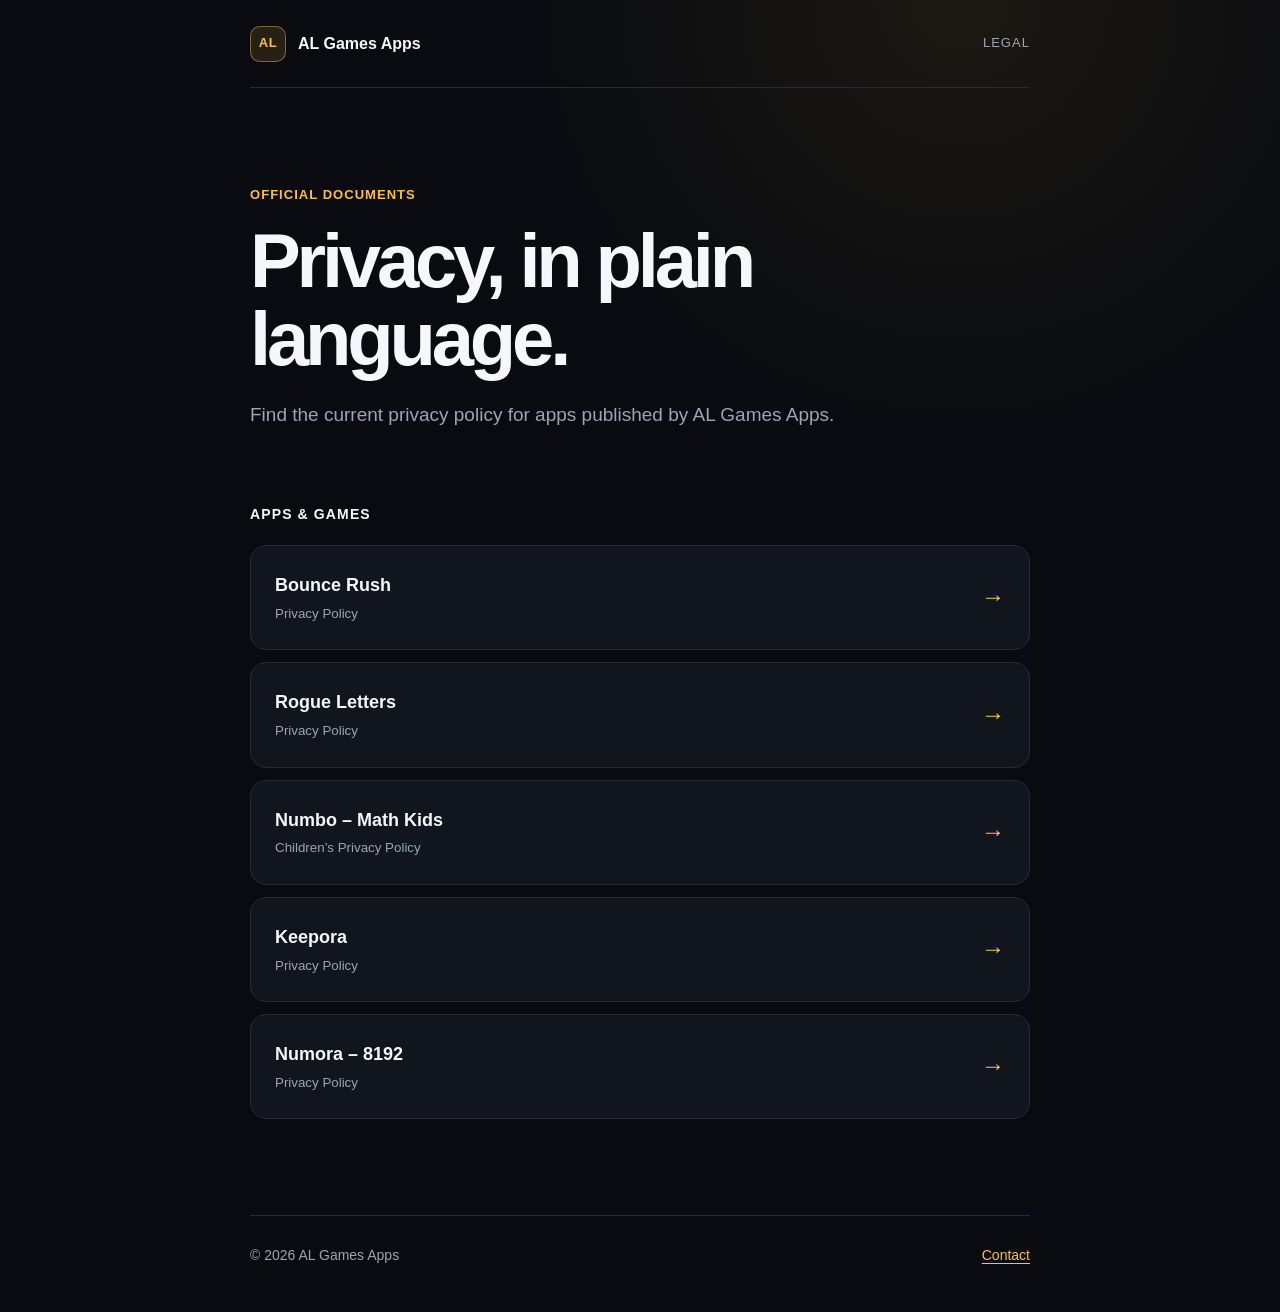
<file: index.html>
<!doctype html>
<html lang="en">
  <head>
    <meta charset="utf-8">
    <meta name="viewport" content="width=device-width, initial-scale=1">
    <meta name="robots" content="noindex, nofollow">
    <meta name="description" content="Official legal pages for apps published by AL Games Apps.">
    <title>Legal — AL Games Apps</title>
    <link rel="stylesheet" href="/assets/styles.css">
  </head>
  <body>
    <main class="shell">
      <header class="site-header">
        <a class="brand" href="/" aria-label="AL Games Apps legal home">
          <span class="brand-mark" aria-hidden="true">AL</span>
          <span>AL Games Apps</span>
        </a>
        <span class="header-label">Legal</span>
      </header>

      <section class="hero">
        <p class="eyebrow">Official documents</p>
        <h1>Privacy, in plain language.</h1>
        <p class="hero-copy">
          Find the current privacy policy for apps published by AL Games Apps.
        </p>
      </section>

      <section class="policy-list" aria-labelledby="games-heading">
        <h2 id="games-heading">Apps &amp; Games</h2>
        <a class="policy-card" href="/bouncerush/privacy/">
          <span>
            <strong>Bounce Rush</strong>
            <small>Privacy Policy</small>
          </span>
          <span class="arrow" aria-hidden="true">→</span>
        </a>
        <a class="policy-card" href="/rogueletters/privacy/">
          <span>
            <strong>Rogue Letters</strong>
            <small>Privacy Policy</small>
          </span>
          <span class="arrow" aria-hidden="true">→</span>
        </a>
        <a class="policy-card" href="/numbo-math-kids/privacy/">
          <span>
            <strong>Numbo – Math Kids</strong>
            <small>Children’s Privacy Policy</small>
          </span>
          <span class="arrow" aria-hidden="true">→</span>
        </a>
        <a class="policy-card" href="/keepora/privacy/">
          <span>
            <strong>Keepora</strong>
            <small>Privacy Policy</small>
          </span>
          <span class="arrow" aria-hidden="true">→</span>
        </a>
        <a class="policy-card" href="/numora-8192/privacy/">
          <span>
            <strong>Numora – 8192</strong>
            <small>Privacy Policy</small>
          </span>
          <span class="arrow" aria-hidden="true">→</span>
        </a>
      </section>

      <footer>
        <span>© <span id="year">2026</span> AL Games Apps</span>
        <a href="mailto:alimirzayef@gmail.com">Contact</a>
      </footer>
    </main>
    <script>
      document.getElementById("year").textContent = new Date().getFullYear();
    </script>
  </body>
</html>
</file>
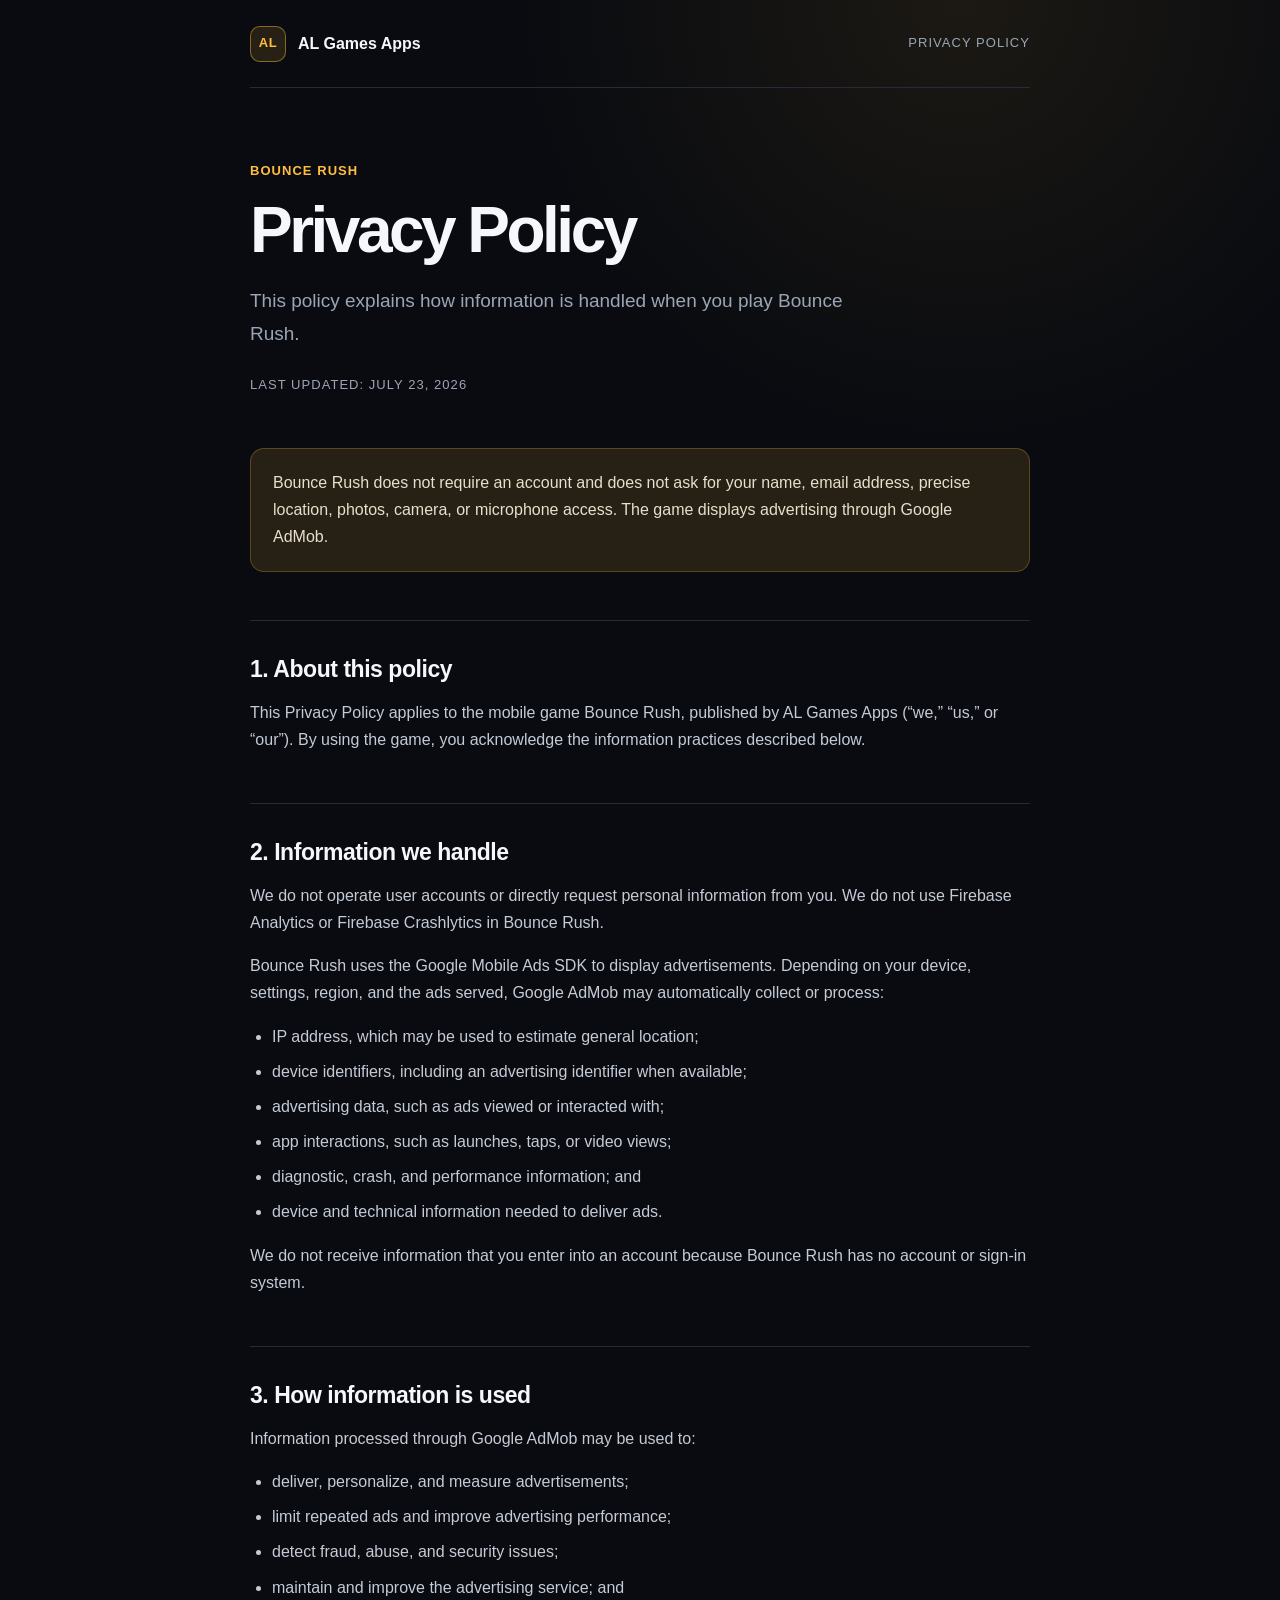
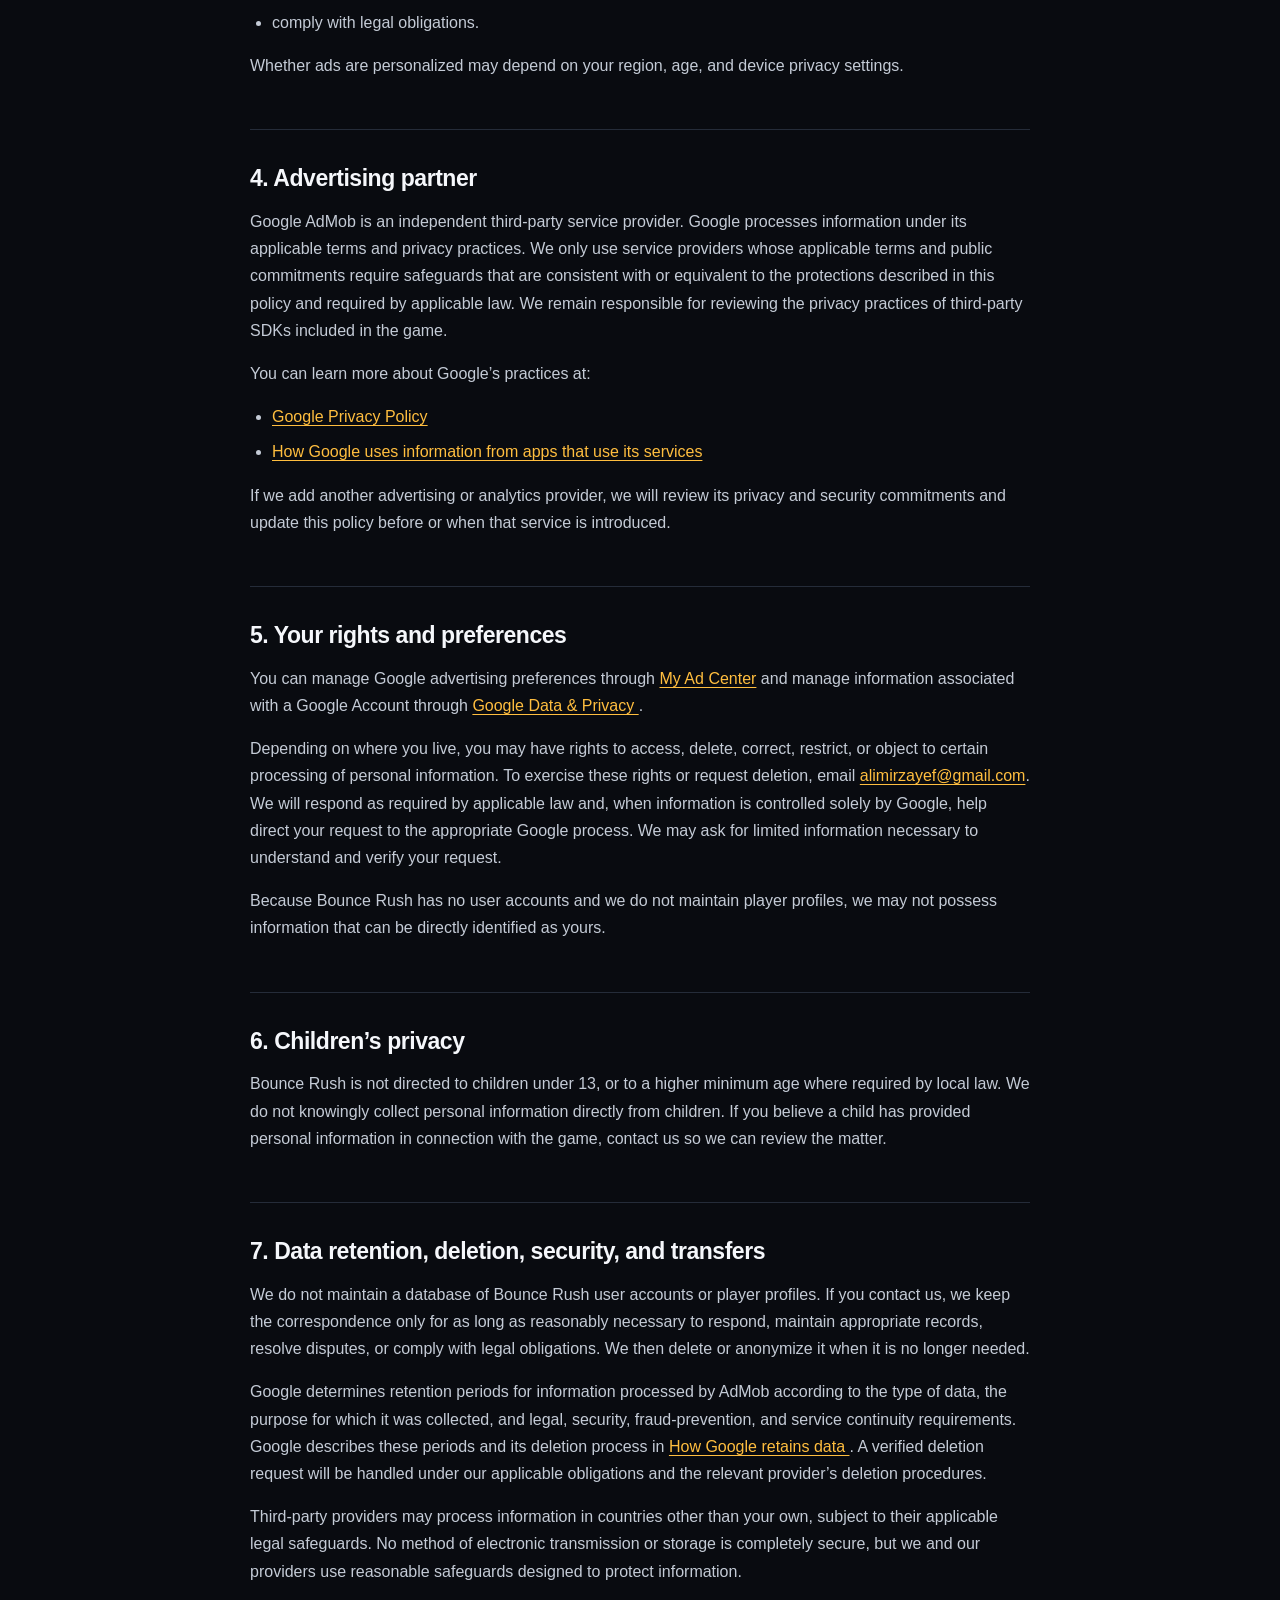
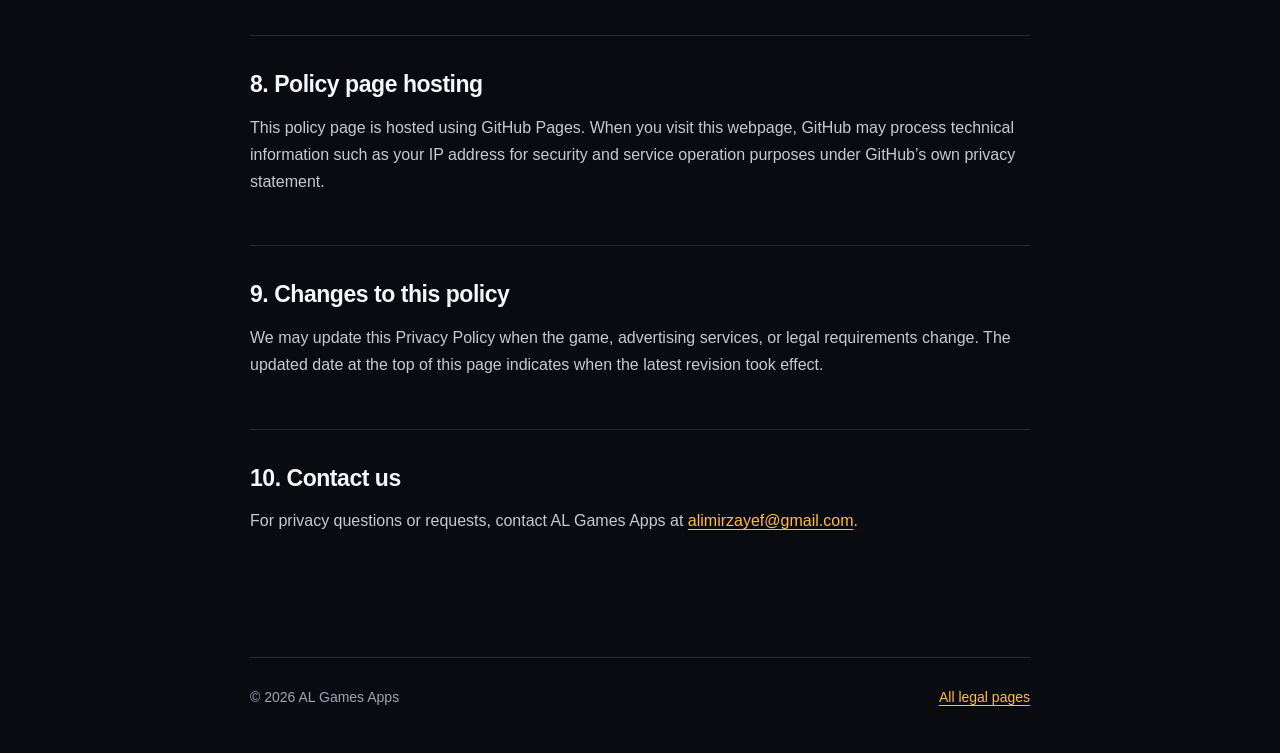
<file: bouncerush/privacy/index.html>
<!doctype html>
<html lang="en">
  <head>
    <meta charset="utf-8">
    <meta name="viewport" content="width=device-width, initial-scale=1">
    <meta name="robots" content="noindex, nofollow">
    <meta
      name="description"
      content="Privacy Policy for Bounce Rush, published by AL Games Apps."
    >
    <title>Bounce Rush Privacy Policy — AL Games Apps</title>
    <link rel="stylesheet" href="/assets/styles.css">
  </head>
  <body>
    <main class="shell">
      <header class="site-header">
        <a class="brand" href="/" aria-label="AL Games Apps legal home">
          <span class="brand-mark" aria-hidden="true">AL</span>
          <span>AL Games Apps</span>
        </a>
        <span class="header-label">Privacy Policy</span>
      </header>

      <section class="hero compact">
        <p class="eyebrow">Bounce Rush</p>
        <h1>Privacy Policy</h1>
        <p class="hero-copy">
          This policy explains how information is handled when you play Bounce Rush.
        </p>
        <time class="updated" datetime="2026-07-23">Last updated: July 23, 2026</time>
      </section>

      <article class="document">
        <div class="notice">
          Bounce Rush does not require an account and does not ask for your name,
          email address, precise location, photos, camera, or microphone access.
          The game displays advertising through Google AdMob.
        </div>

        <section>
          <h2>1. About this policy</h2>
          <p>
            This Privacy Policy applies to the mobile game Bounce Rush, published
            by AL Games Apps (“we,” “us,” or “our”). By using the game, you
            acknowledge the information practices described below.
          </p>
        </section>

        <section>
          <h2>2. Information we handle</h2>
          <p>
            We do not operate user accounts or directly request personal
            information from you. We do not use Firebase Analytics or Firebase
            Crashlytics in Bounce Rush.
          </p>
          <p>
            Bounce Rush uses the Google Mobile Ads SDK to display advertisements.
            Depending on your device, settings, region, and the ads served,
            Google AdMob may automatically collect or process:
          </p>
          <ul>
            <li>IP address, which may be used to estimate general location;</li>
            <li>
              device identifiers, including an advertising identifier when
              available;
            </li>
            <li>advertising data, such as ads viewed or interacted with;</li>
            <li>app interactions, such as launches, taps, or video views;</li>
            <li>diagnostic, crash, and performance information; and</li>
            <li>device and technical information needed to deliver ads.</li>
          </ul>
          <p>
            We do not receive information that you enter into an account because
            Bounce Rush has no account or sign-in system.
          </p>
        </section>

        <section>
          <h2>3. How information is used</h2>
          <p>Information processed through Google AdMob may be used to:</p>
          <ul>
            <li>deliver, personalize, and measure advertisements;</li>
            <li>limit repeated ads and improve advertising performance;</li>
            <li>detect fraud, abuse, and security issues;</li>
            <li>maintain and improve the advertising service; and</li>
            <li>comply with legal obligations.</li>
          </ul>
          <p>
            Whether ads are personalized may depend on your region, age, and
            device privacy settings.
          </p>
        </section>

        <section>
          <h2>4. Advertising partner</h2>
          <p>
            Google AdMob is an independent third-party service provider. Google
            processes information under its applicable terms and privacy
            practices. We only use service providers whose applicable terms and
            public commitments require safeguards that are consistent with or
            equivalent to the protections described in this policy and required
            by applicable law. We remain responsible for reviewing the privacy
            practices of third-party SDKs included in the game.
          </p>
          <p>You can learn more about Google’s practices at:</p>
          <ul>
            <li>
              <a href="https://policies.google.com/privacy">Google Privacy Policy</a>
            </li>
            <li>
              <a href="https://policies.google.com/technologies/partner-sites">
                How Google uses information from apps that use its services
              </a>
            </li>
          </ul>
          <p>
            If we add another advertising or analytics provider, we will review
            its privacy and security commitments and update this policy before
            or when that service is introduced.
          </p>
        </section>

        <section>
          <h2>5. Your rights and preferences</h2>
          <p>
            You can manage Google advertising preferences through
            <a href="https://myadcenter.google.com/">My Ad Center</a> and manage
            information associated with a Google Account through
            <a href="https://myaccount.google.com/data-and-privacy">
              Google Data &amp; Privacy
            </a>.
          </p>
          <p>
            Depending on where you live, you may have rights to access, delete,
            correct, restrict, or object to certain processing of personal
            information. To exercise these rights or request deletion, email
            <a href="mailto:alimirzayef@gmail.com">alimirzayef@gmail.com</a>.
            We will respond as required by applicable law and, when information
            is controlled solely by Google, help direct your request to the
            appropriate Google process. We may ask for limited information
            necessary to understand and verify your request.
          </p>
          <p>
            Because Bounce Rush has no user accounts and we do not maintain
            player profiles, we may not possess information that can be directly
            identified as yours.
          </p>
        </section>

        <section>
          <h2>6. Children’s privacy</h2>
          <p>
            Bounce Rush is not directed to children under 13, or to a higher
            minimum age where required by local law. We do not knowingly collect
            personal information directly from children. If you believe a child
            has provided personal information in connection with the game,
            contact us so we can review the matter.
          </p>
        </section>

        <section>
          <h2>7. Data retention, deletion, security, and transfers</h2>
          <p>
            We do not maintain a database of Bounce Rush user accounts or player
            profiles. If you contact us, we keep the correspondence only for as
            long as reasonably necessary to respond, maintain appropriate
            records, resolve disputes, or comply with legal obligations. We then
            delete or anonymize it when it is no longer needed.
          </p>
          <p>
            Google determines retention periods for information processed by
            AdMob according to the type of data, the purpose for which it was
            collected, and legal, security, fraud-prevention, and service
            continuity requirements. Google describes these periods and its
            deletion process in
            <a href="https://policies.google.com/technologies/retention">
              How Google retains data
            </a>. A verified deletion request will be handled under our
            applicable obligations and the relevant provider’s deletion
            procedures.
          </p>
          <p>
            Third-party providers may process information in countries other
            than your own, subject to their applicable legal safeguards. No
            method of electronic transmission or storage is completely secure,
            but we and our providers use reasonable safeguards designed to
            protect information.
          </p>
        </section>

        <section>
          <h2>8. Policy page hosting</h2>
          <p>
            This policy page is hosted using GitHub Pages. When you visit this
            webpage, GitHub may process technical information such as your IP
            address for security and service operation purposes under GitHub’s
            own privacy statement.
          </p>
        </section>

        <section>
          <h2>9. Changes to this policy</h2>
          <p>
            We may update this Privacy Policy when the game, advertising
            services, or legal requirements change. The updated date at the top
            of this page indicates when the latest revision took effect.
          </p>
        </section>

        <section>
          <h2>10. Contact us</h2>
          <p>
            For privacy questions or requests, contact AL Games Apps at
            <a href="mailto:alimirzayef@gmail.com">alimirzayef@gmail.com</a>.
          </p>
        </section>
      </article>

      <footer>
        <span>© <span id="year">2026</span> AL Games Apps</span>
        <a href="/">All legal pages</a>
      </footer>
    </main>
    <script>
      document.getElementById("year").textContent = new Date().getFullYear();
    </script>
  </body>
</html>
</file>
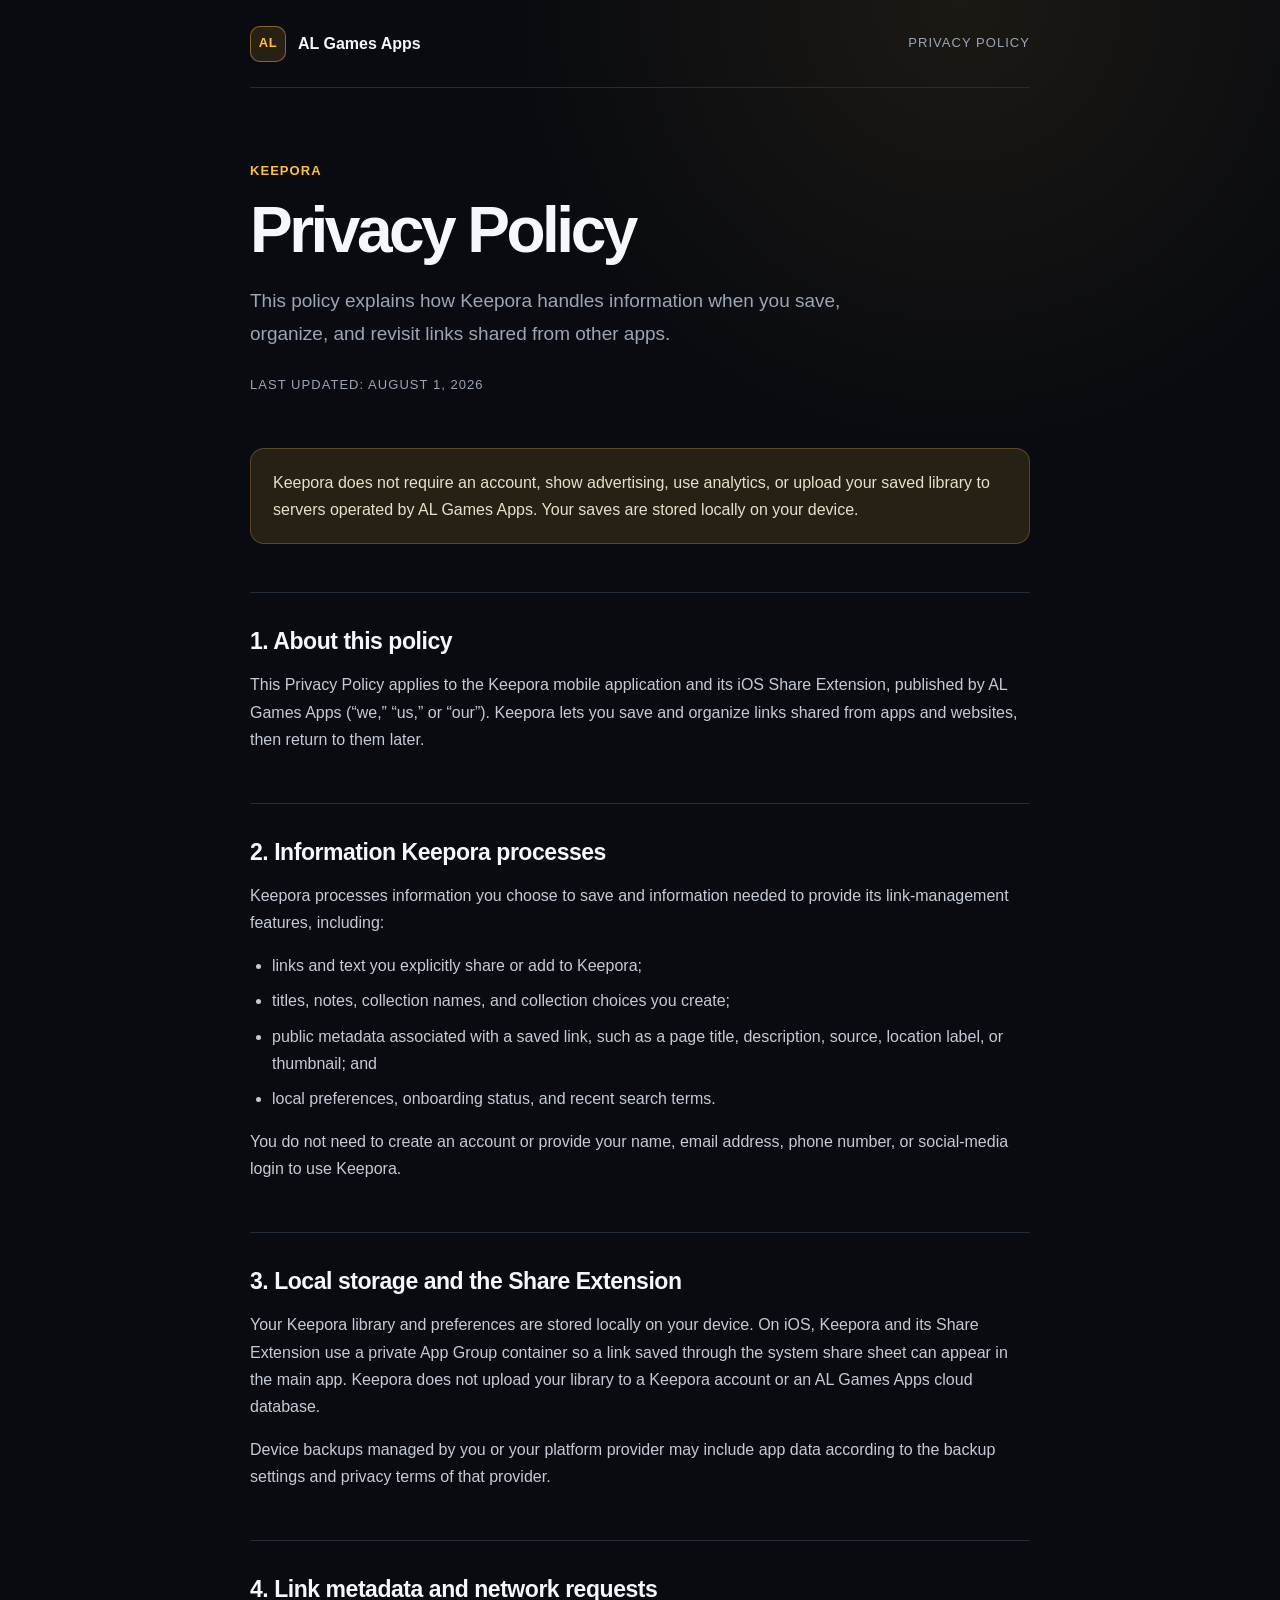
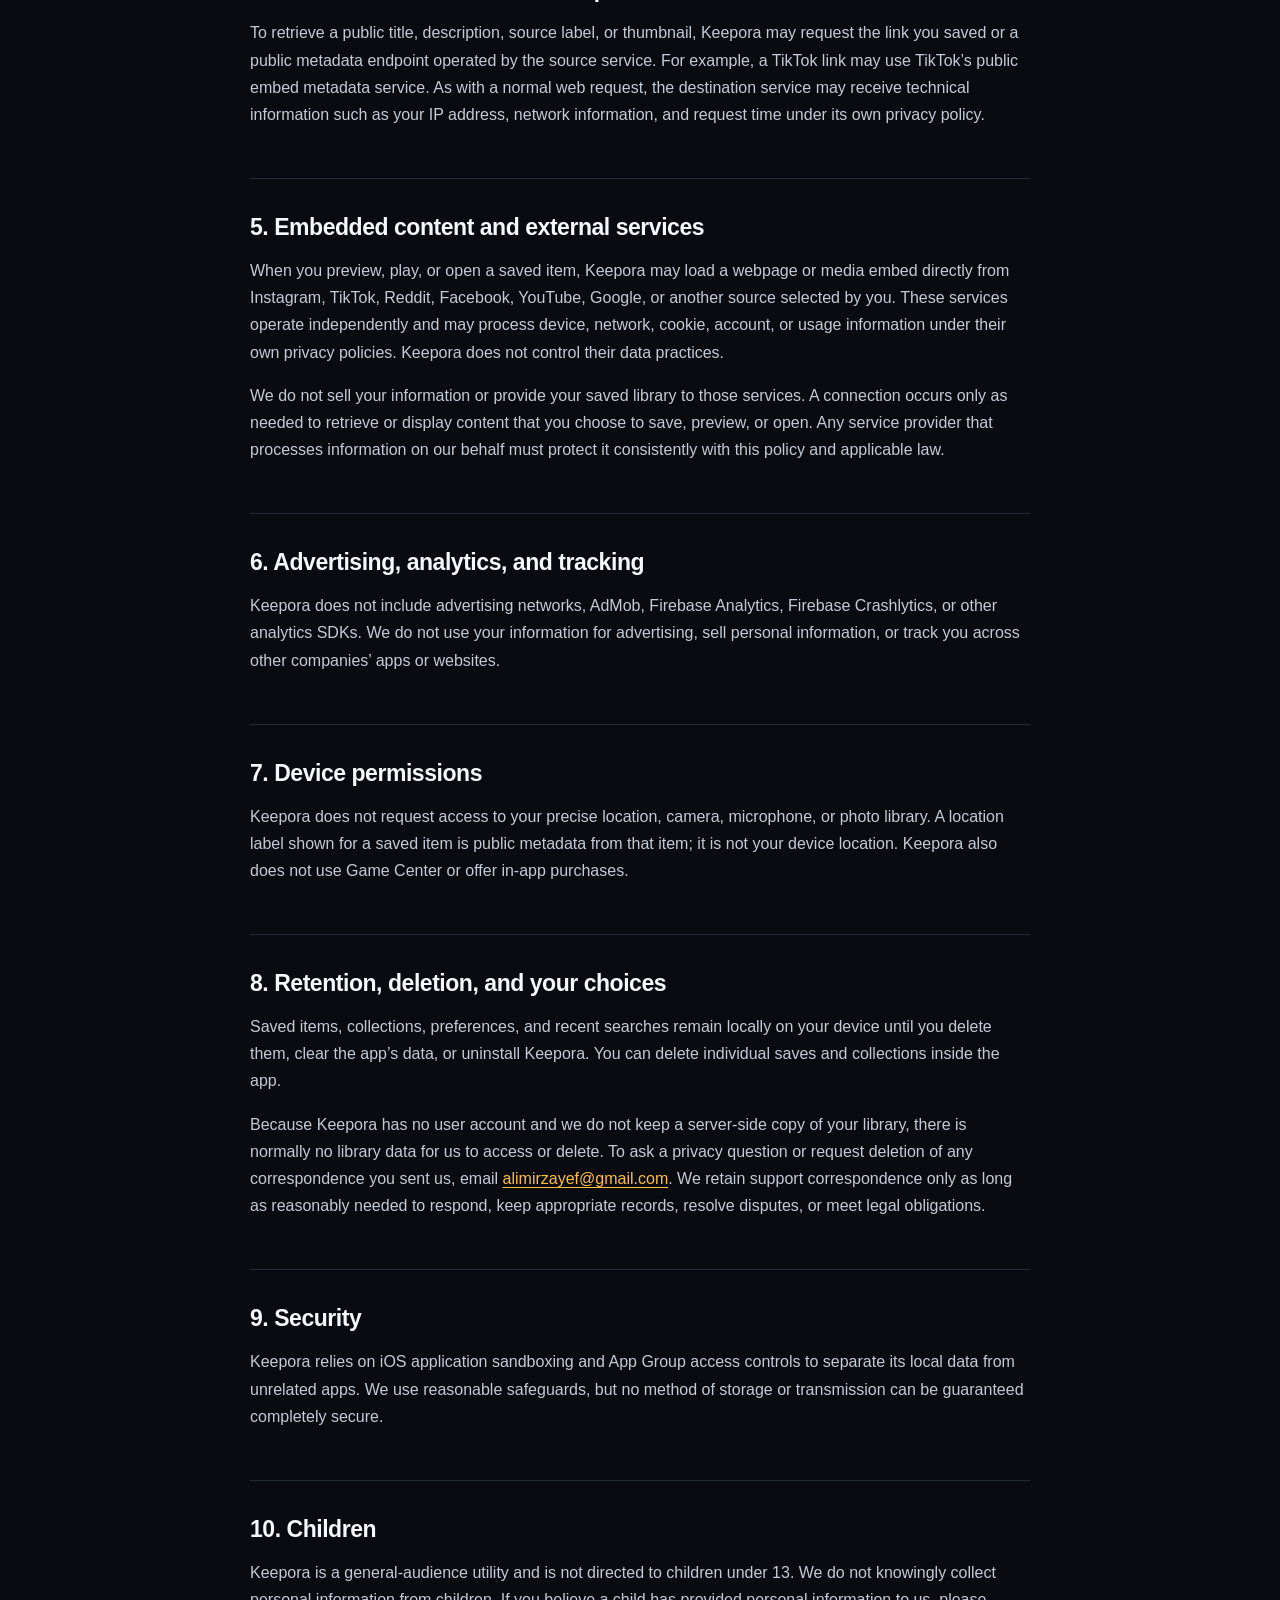
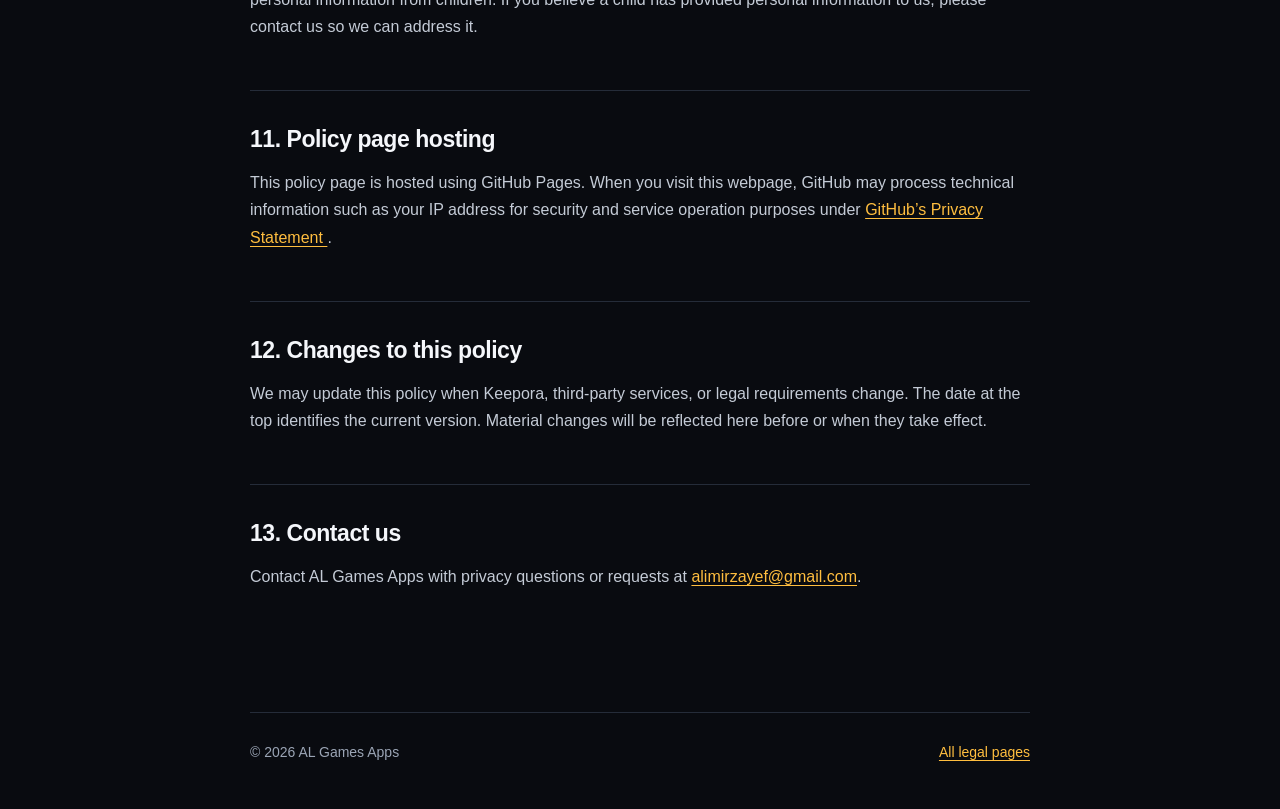
<file: keepora/privacy/index.html>
<!doctype html>
<html lang="en">
  <head>
    <meta charset="utf-8">
    <meta name="viewport" content="width=device-width, initial-scale=1">
    <meta name="robots" content="noindex, nofollow">
    <meta
      name="description"
      content="Privacy Policy for Keepora, published by AL Games Apps."
    >
    <title>Keepora Privacy Policy — AL Games Apps</title>
    <link rel="stylesheet" href="/assets/styles.css">
  </head>
  <body>
    <main class="shell">
      <header class="site-header">
        <a class="brand" href="/" aria-label="AL Games Apps legal home">
          <span class="brand-mark" aria-hidden="true">AL</span>
          <span>AL Games Apps</span>
        </a>
        <span class="header-label">Privacy Policy</span>
      </header>

      <section class="hero compact">
        <p class="eyebrow">Keepora</p>
        <h1>Privacy Policy</h1>
        <p class="hero-copy">
          This policy explains how Keepora handles information when you save,
          organize, and revisit links shared from other apps.
        </p>
        <time class="updated" datetime="2026-08-01">Last updated: August 1, 2026</time>
      </section>

      <article class="document">
        <div class="notice">
          Keepora does not require an account, show advertising, use analytics,
          or upload your saved library to servers operated by AL Games Apps.
          Your saves are stored locally on your device.
        </div>

        <section>
          <h2>1. About this policy</h2>
          <p>
            This Privacy Policy applies to the Keepora mobile application and
            its iOS Share Extension, published by AL Games Apps (“we,” “us,” or
            “our”). Keepora lets you save and organize links shared from apps
            and websites, then return to them later.
          </p>
        </section>

        <section>
          <h2>2. Information Keepora processes</h2>
          <p>
            Keepora processes information you choose to save and information
            needed to provide its link-management features, including:
          </p>
          <ul>
            <li>links and text you explicitly share or add to Keepora;</li>
            <li>titles, notes, collection names, and collection choices you create;</li>
            <li>
              public metadata associated with a saved link, such as a page
              title, description, source, location label, or thumbnail; and
            </li>
            <li>local preferences, onboarding status, and recent search terms.</li>
          </ul>
          <p>
            You do not need to create an account or provide your name, email
            address, phone number, or social-media login to use Keepora.
          </p>
        </section>

        <section>
          <h2>3. Local storage and the Share Extension</h2>
          <p>
            Your Keepora library and preferences are stored locally on your
            device. On iOS, Keepora and its Share Extension use a private App
            Group container so a link saved through the system share sheet can
            appear in the main app. Keepora does not upload your library to a
            Keepora account or an AL Games Apps cloud database.
          </p>
          <p>
            Device backups managed by you or your platform provider may include
            app data according to the backup settings and privacy terms of that
            provider.
          </p>
        </section>

        <section>
          <h2>4. Link metadata and network requests</h2>
          <p>
            To retrieve a public title, description, source label, or thumbnail,
            Keepora may request the link you saved or a public metadata endpoint
            operated by the source service. For example, a TikTok link may use
            TikTok’s public embed metadata service. As with a normal web request,
            the destination service may receive technical information such as
            your IP address, network information, and request time under its own
            privacy policy.
          </p>
        </section>

        <section>
          <h2>5. Embedded content and external services</h2>
          <p>
            When you preview, play, or open a saved item, Keepora may load a
            webpage or media embed directly from Instagram, TikTok, Reddit,
            Facebook, YouTube, Google, or another source selected by you. These
            services operate independently and may process device, network,
            cookie, account, or usage information under their own privacy
            policies. Keepora does not control their data practices.
          </p>
          <p>
            We do not sell your information or provide your saved library to
            those services. A connection occurs only as needed to retrieve or
            display content that you choose to save, preview, or open. Any
            service provider that processes information on our behalf must
            protect it consistently with this policy and applicable law.
          </p>
        </section>

        <section>
          <h2>6. Advertising, analytics, and tracking</h2>
          <p>
            Keepora does not include advertising networks, AdMob, Firebase
            Analytics, Firebase Crashlytics, or other analytics SDKs. We do not
            use your information for advertising, sell personal information, or
            track you across other companies’ apps or websites.
          </p>
        </section>

        <section>
          <h2>7. Device permissions</h2>
          <p>
            Keepora does not request access to your precise location, camera,
            microphone, or photo library. A location label shown for a saved item
            is public metadata from that item; it is not your device location.
            Keepora also does not use Game Center or offer in-app purchases.
          </p>
        </section>

        <section>
          <h2>8. Retention, deletion, and your choices</h2>
          <p>
            Saved items, collections, preferences, and recent searches remain
            locally on your device until you delete them, clear the app’s data,
            or uninstall Keepora. You can delete individual saves and
            collections inside the app.
          </p>
          <p>
            Because Keepora has no user account and we do not keep a server-side
            copy of your library, there is normally no library data for us to
            access or delete. To ask a privacy question or request deletion of
            any correspondence you sent us, email
            <a href="mailto:alimirzayef@gmail.com">alimirzayef@gmail.com</a>.
            We retain support correspondence only as long as reasonably needed
            to respond, keep appropriate records, resolve disputes, or meet
            legal obligations.
          </p>
        </section>

        <section>
          <h2>9. Security</h2>
          <p>
            Keepora relies on iOS application sandboxing and App Group access
            controls to separate its local data from unrelated apps. We use
            reasonable safeguards, but no method of storage or transmission can
            be guaranteed completely secure.
          </p>
        </section>

        <section>
          <h2>10. Children</h2>
          <p>
            Keepora is a general-audience utility and is not directed to
            children under 13. We do not knowingly collect personal information
            from children. If you believe a child has provided personal
            information to us, please contact us so we can address it.
          </p>
        </section>

        <section>
          <h2>11. Policy page hosting</h2>
          <p>
            This policy page is hosted using GitHub Pages. When you visit this
            webpage, GitHub may process technical information such as your IP
            address for security and service operation purposes under
            <a href="https://docs.github.com/en/site-policy/privacy-policies/github-general-privacy-statement">
              GitHub’s Privacy Statement
            </a>.
          </p>
        </section>

        <section>
          <h2>12. Changes to this policy</h2>
          <p>
            We may update this policy when Keepora, third-party services, or
            legal requirements change. The date at the top identifies the
            current version. Material changes will be reflected here before or
            when they take effect.
          </p>
        </section>

        <section>
          <h2>13. Contact us</h2>
          <p>
            Contact AL Games Apps with privacy questions or requests at
            <a href="mailto:alimirzayef@gmail.com">alimirzayef@gmail.com</a>.
          </p>
        </section>
      </article>

      <footer>
        <span>© <span id="year">2026</span> AL Games Apps</span>
        <a href="/">All legal pages</a>
      </footer>
    </main>
    <script>
      document.getElementById("year").textContent = new Date().getFullYear();
    </script>
  </body>
</html>
</file>
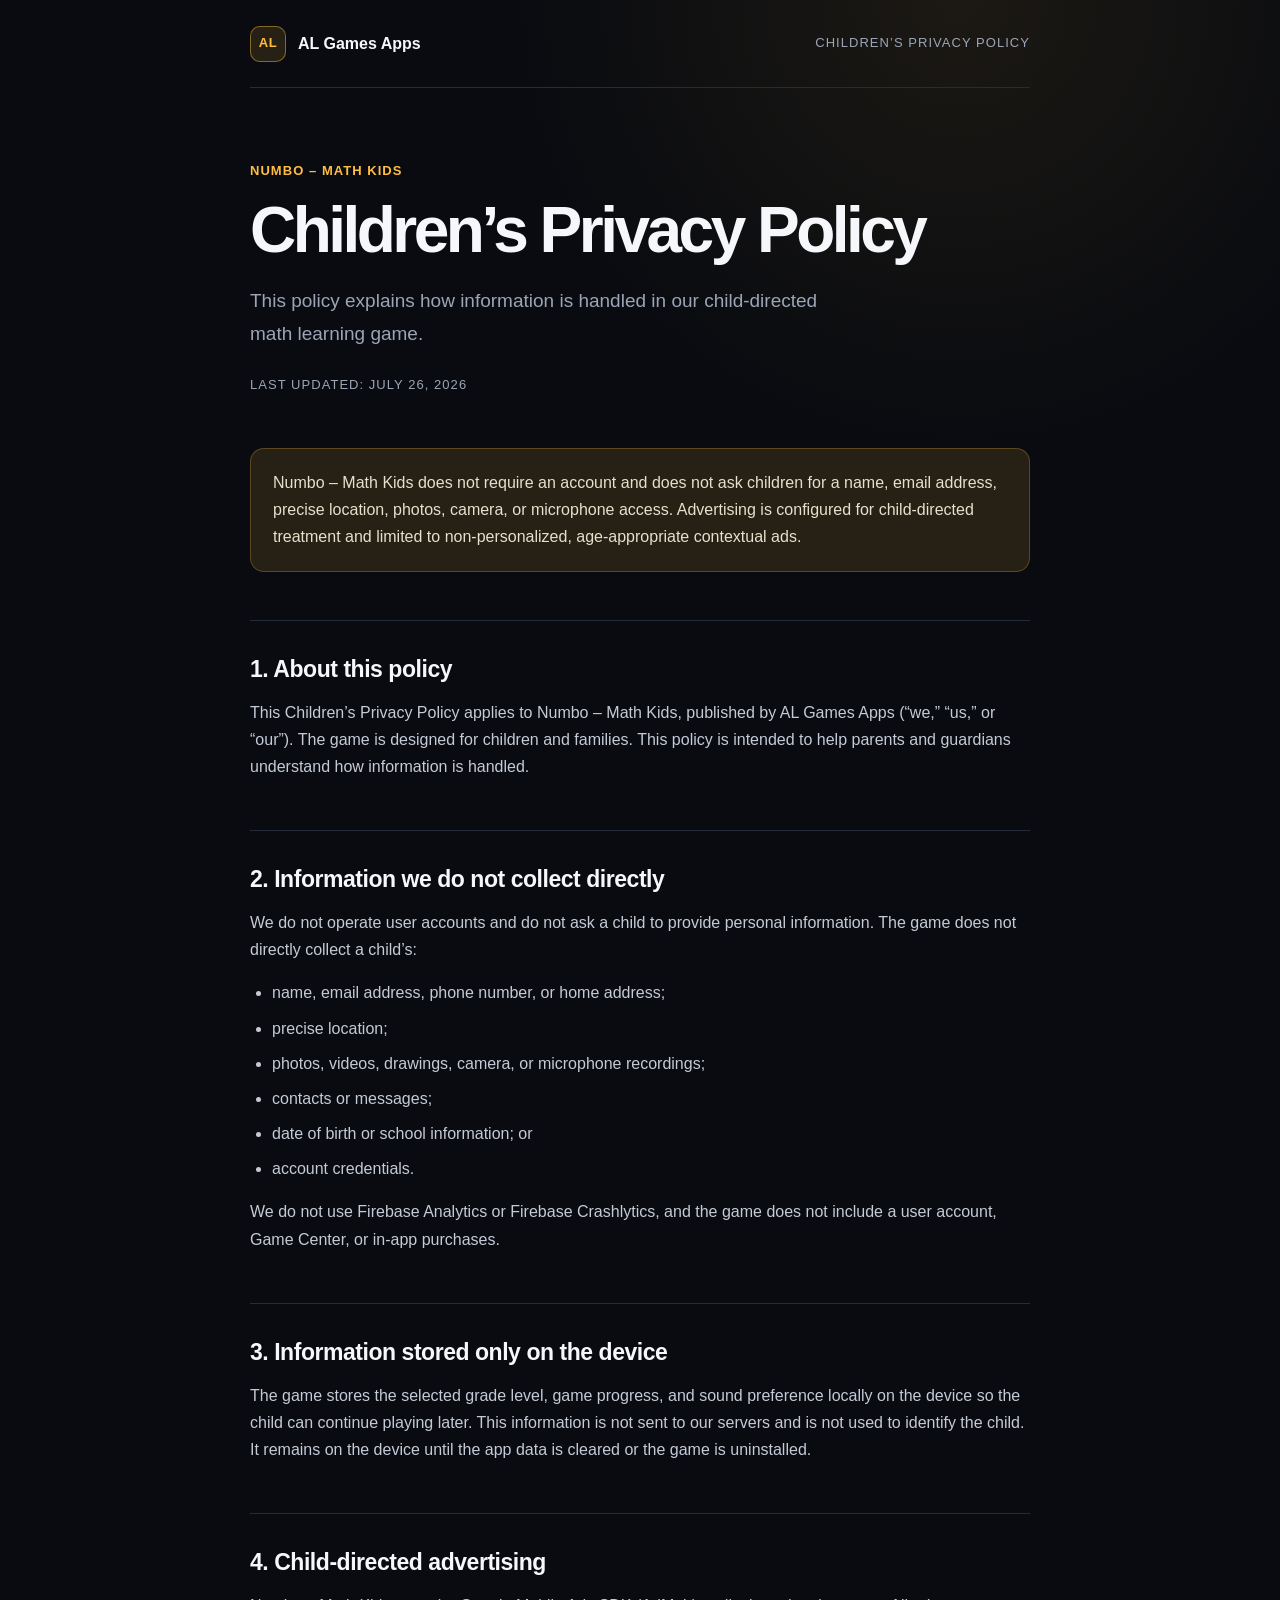
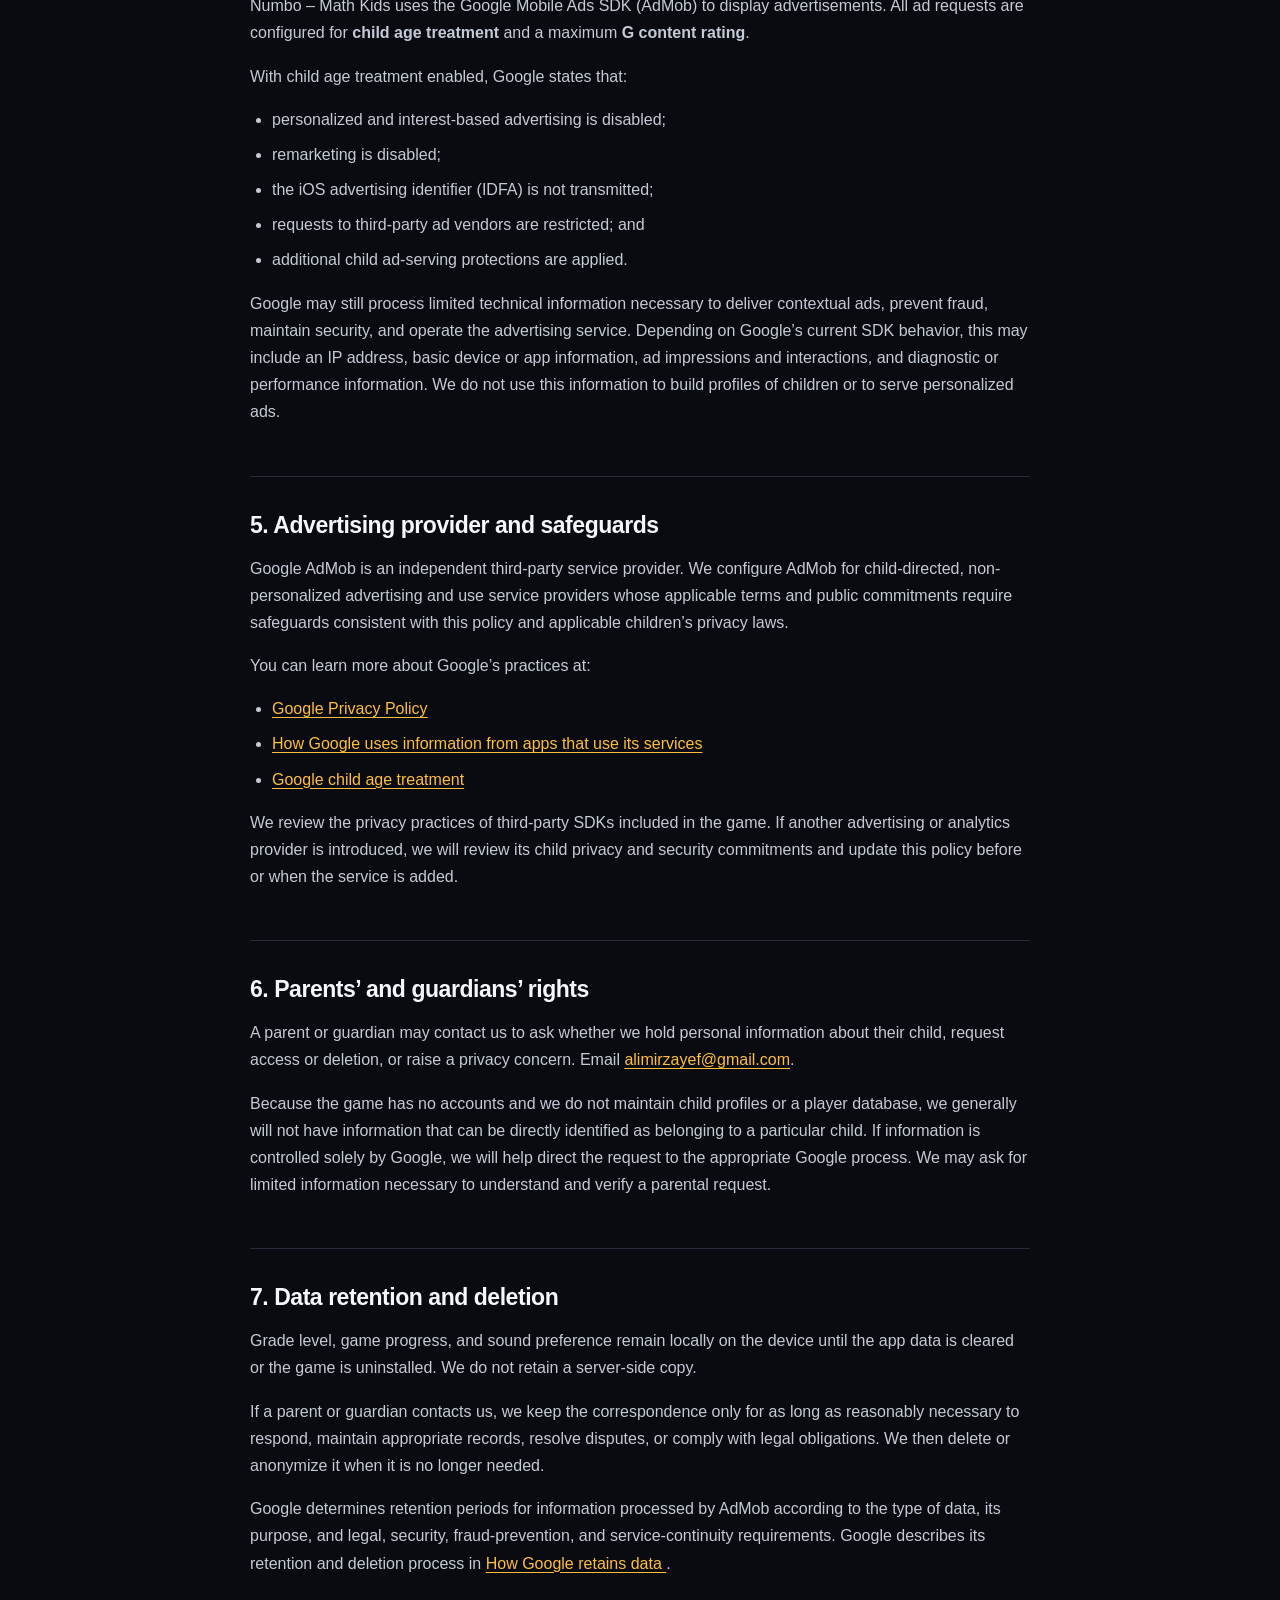
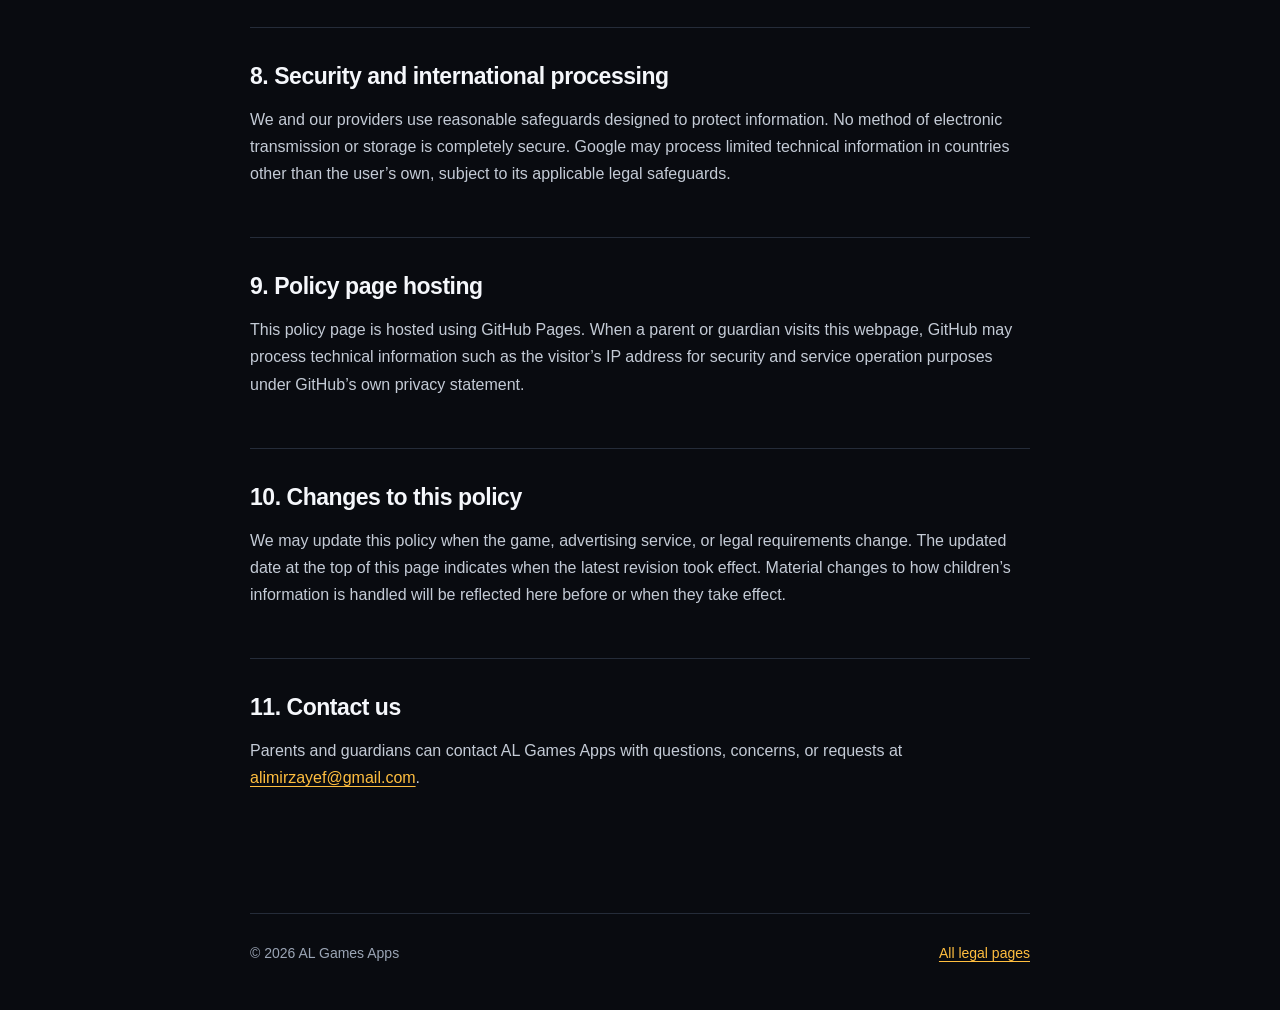
<file: numbo-math-kids/privacy/index.html>
<!doctype html>
<html lang="en">
  <head>
    <meta charset="utf-8">
    <meta name="viewport" content="width=device-width, initial-scale=1">
    <meta name="robots" content="noindex, nofollow">
    <meta
      name="description"
      content="Children’s Privacy Policy for Numbo – Math Kids, published by AL Games Apps."
    >
    <title>Numbo – Math Kids Privacy Policy — AL Games Apps</title>
    <link rel="stylesheet" href="/assets/styles.css">
  </head>
  <body>
    <main class="shell">
      <header class="site-header">
        <a class="brand" href="/" aria-label="AL Games Apps legal home">
          <span class="brand-mark" aria-hidden="true">AL</span>
          <span>AL Games Apps</span>
        </a>
        <span class="header-label">Children’s Privacy Policy</span>
      </header>

      <section class="hero compact">
        <p class="eyebrow">Numbo – Math Kids</p>
        <h1>Children’s Privacy Policy</h1>
        <p class="hero-copy">
          This policy explains how information is handled in our child-directed
          math learning game.
        </p>
        <time class="updated" datetime="2026-07-26">Last updated: July 26, 2026</time>
      </section>

      <article class="document">
        <div class="notice">
          Numbo – Math Kids does not require an account and does not ask children
          for a name, email address, precise location, photos, camera, or
          microphone access. Advertising is configured for child-directed
          treatment and limited to non-personalized, age-appropriate contextual
          ads.
        </div>

        <section>
          <h2>1. About this policy</h2>
          <p>
            This Children’s Privacy Policy applies to Numbo – Math Kids,
            published by AL Games Apps (“we,” “us,” or “our”). The game is
            designed for children and families. This policy is intended to help
            parents and guardians understand how information is handled.
          </p>
        </section>

        <section>
          <h2>2. Information we do not collect directly</h2>
          <p>
            We do not operate user accounts and do not ask a child to provide
            personal information. The game does not directly collect a child’s:
          </p>
          <ul>
            <li>name, email address, phone number, or home address;</li>
            <li>precise location;</li>
            <li>photos, videos, drawings, camera, or microphone recordings;</li>
            <li>contacts or messages;</li>
            <li>date of birth or school information; or</li>
            <li>account credentials.</li>
          </ul>
          <p>
            We do not use Firebase Analytics or Firebase Crashlytics, and the
            game does not include a user account, Game Center, or in-app
            purchases.
          </p>
        </section>

        <section>
          <h2>3. Information stored only on the device</h2>
          <p>
            The game stores the selected grade level, game progress, and sound
            preference locally on the device so the child can continue playing
            later. This information is not sent to our servers and is not used
            to identify the child. It remains on the device until the app data
            is cleared or the game is uninstalled.
          </p>
        </section>

        <section>
          <h2>4. Child-directed advertising</h2>
          <p>
            Numbo – Math Kids uses the Google Mobile Ads SDK (AdMob) to display
            advertisements. All ad requests are configured for
            <strong>child age treatment</strong> and a maximum
            <strong>G content rating</strong>.
          </p>
          <p>With child age treatment enabled, Google states that:</p>
          <ul>
            <li>personalized and interest-based advertising is disabled;</li>
            <li>remarketing is disabled;</li>
            <li>the iOS advertising identifier (IDFA) is not transmitted;</li>
            <li>requests to third-party ad vendors are restricted; and</li>
            <li>additional child ad-serving protections are applied.</li>
          </ul>
          <p>
            Google may still process limited technical information necessary to
            deliver contextual ads, prevent fraud, maintain security, and
            operate the advertising service. Depending on Google’s current SDK
            behavior, this may include an IP address, basic device or app
            information, ad impressions and interactions, and diagnostic or
            performance information. We do not use this information to build
            profiles of children or to serve personalized ads.
          </p>
        </section>

        <section>
          <h2>5. Advertising provider and safeguards</h2>
          <p>
            Google AdMob is an independent third-party service provider. We
            configure AdMob for child-directed, non-personalized advertising and
            use service providers whose applicable terms and public commitments
            require safeguards consistent with this policy and applicable
            children’s privacy laws.
          </p>
          <p>You can learn more about Google’s practices at:</p>
          <ul>
            <li>
              <a href="https://policies.google.com/privacy">Google Privacy Policy</a>
            </li>
            <li>
              <a href="https://policies.google.com/technologies/partner-sites">
                How Google uses information from apps that use its services
              </a>
            </li>
            <li>
              <a href="https://support.google.com/admob/answer/6219315">
                Google child age treatment
              </a>
            </li>
          </ul>
          <p>
            We review the privacy practices of third-party SDKs included in the
            game. If another advertising or analytics provider is introduced,
            we will review its child privacy and security commitments and update
            this policy before or when the service is added.
          </p>
        </section>

        <section>
          <h2>6. Parents’ and guardians’ rights</h2>
          <p>
            A parent or guardian may contact us to ask whether we hold personal
            information about their child, request access or deletion, or raise
            a privacy concern. Email
            <a href="mailto:alimirzayef@gmail.com">alimirzayef@gmail.com</a>.
          </p>
          <p>
            Because the game has no accounts and we do not maintain child
            profiles or a player database, we generally will not have
            information that can be directly identified as belonging to a
            particular child. If information is controlled solely by Google, we
            will help direct the request to the appropriate Google process. We
            may ask for limited information necessary to understand and verify a
            parental request.
          </p>
        </section>

        <section>
          <h2>7. Data retention and deletion</h2>
          <p>
            Grade level, game progress, and sound preference remain locally on
            the device until the app data is cleared or the game is uninstalled.
            We do not retain a server-side copy.
          </p>
          <p>
            If a parent or guardian contacts us, we keep the correspondence only
            for as long as reasonably necessary to respond, maintain appropriate
            records, resolve disputes, or comply with legal obligations. We then
            delete or anonymize it when it is no longer needed.
          </p>
          <p>
            Google determines retention periods for information processed by
            AdMob according to the type of data, its purpose, and legal,
            security, fraud-prevention, and service-continuity requirements.
            Google describes its retention and deletion process in
            <a href="https://policies.google.com/technologies/retention">
              How Google retains data
            </a>.
          </p>
        </section>

        <section>
          <h2>8. Security and international processing</h2>
          <p>
            We and our providers use reasonable safeguards designed to protect
            information. No method of electronic transmission or storage is
            completely secure. Google may process limited technical information
            in countries other than the user’s own, subject to its applicable
            legal safeguards.
          </p>
        </section>

        <section>
          <h2>9. Policy page hosting</h2>
          <p>
            This policy page is hosted using GitHub Pages. When a parent or
            guardian visits this webpage, GitHub may process technical
            information such as the visitor’s IP address for security and
            service operation purposes under GitHub’s own privacy statement.
          </p>
        </section>

        <section>
          <h2>10. Changes to this policy</h2>
          <p>
            We may update this policy when the game, advertising service, or
            legal requirements change. The updated date at the top of this page
            indicates when the latest revision took effect. Material changes to
            how children’s information is handled will be reflected here before
            or when they take effect.
          </p>
        </section>

        <section>
          <h2>11. Contact us</h2>
          <p>
            Parents and guardians can contact AL Games Apps with questions,
            concerns, or requests at
            <a href="mailto:alimirzayef@gmail.com">alimirzayef@gmail.com</a>.
          </p>
        </section>
      </article>

      <footer>
        <span>© <span id="year">2026</span> AL Games Apps</span>
        <a href="/">All legal pages</a>
      </footer>
    </main>
    <script>
      document.getElementById("year").textContent = new Date().getFullYear();
    </script>
  </body>
</html>
</file>
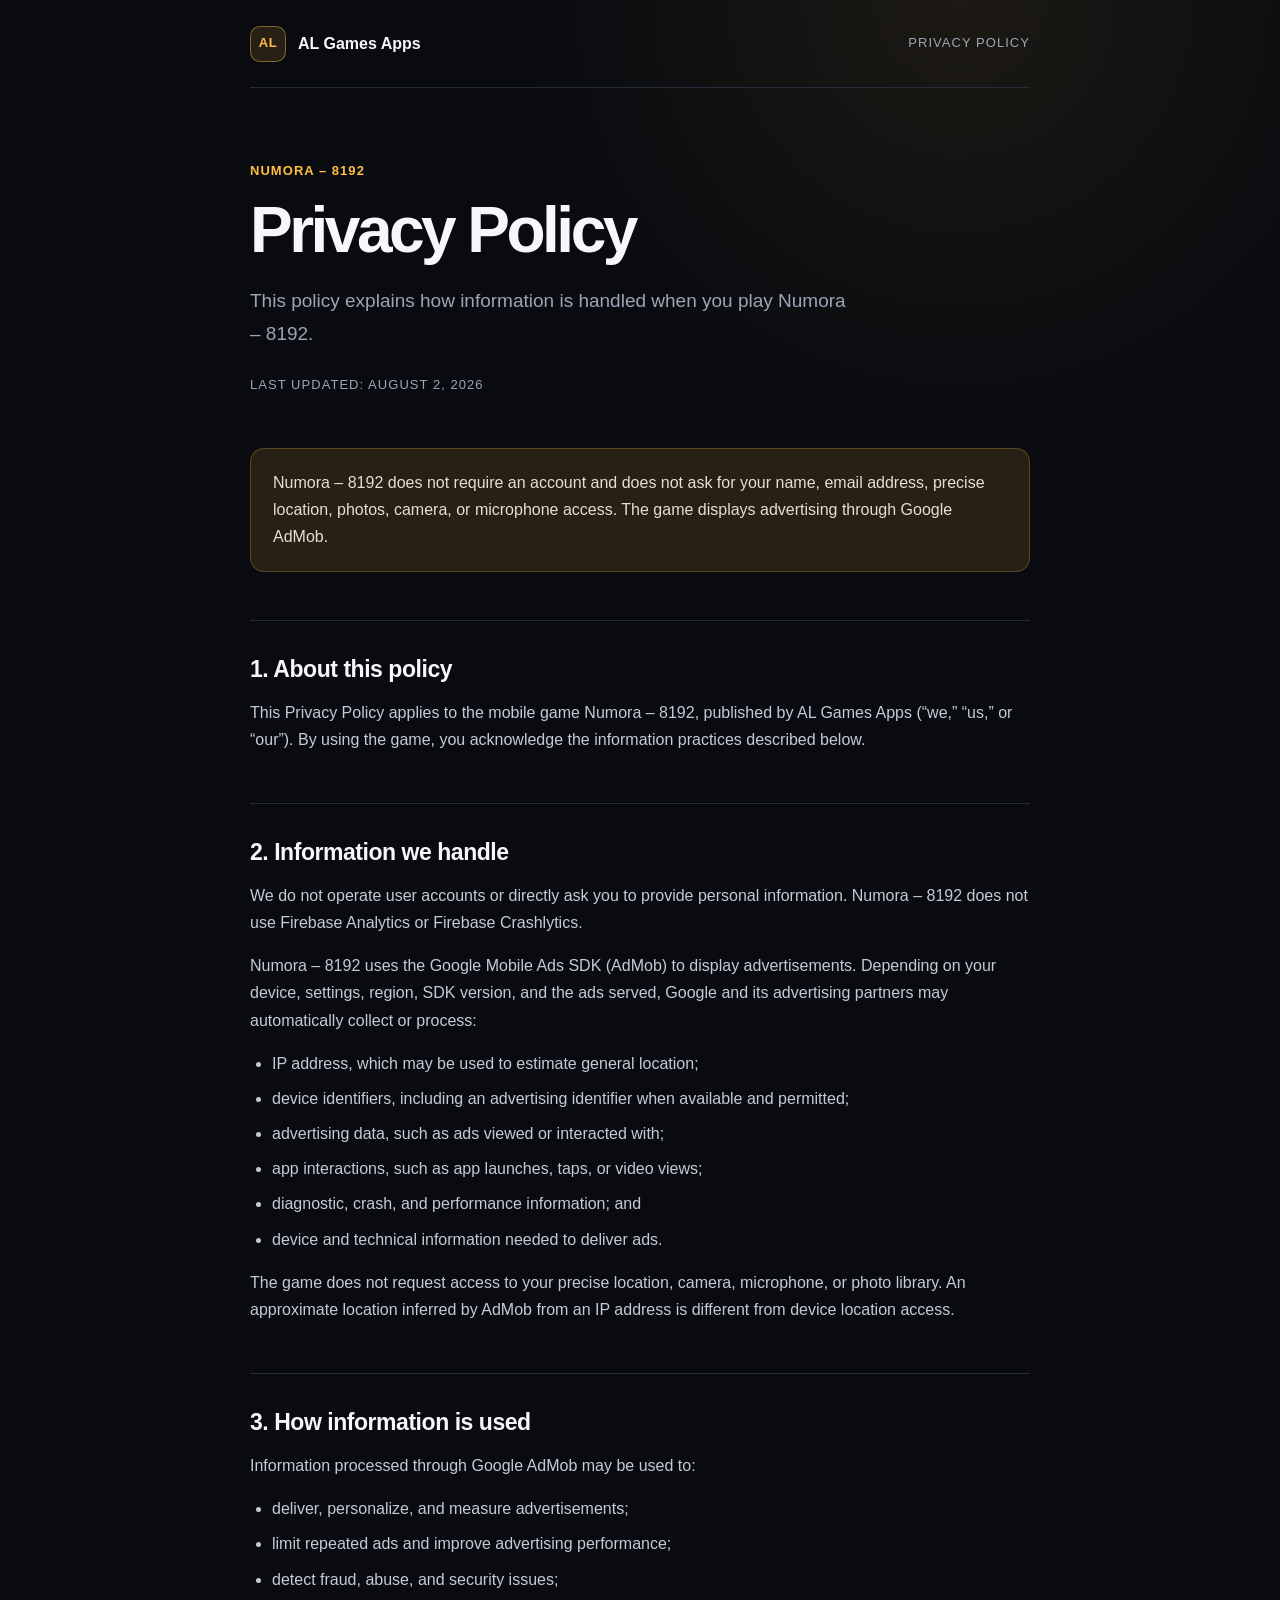
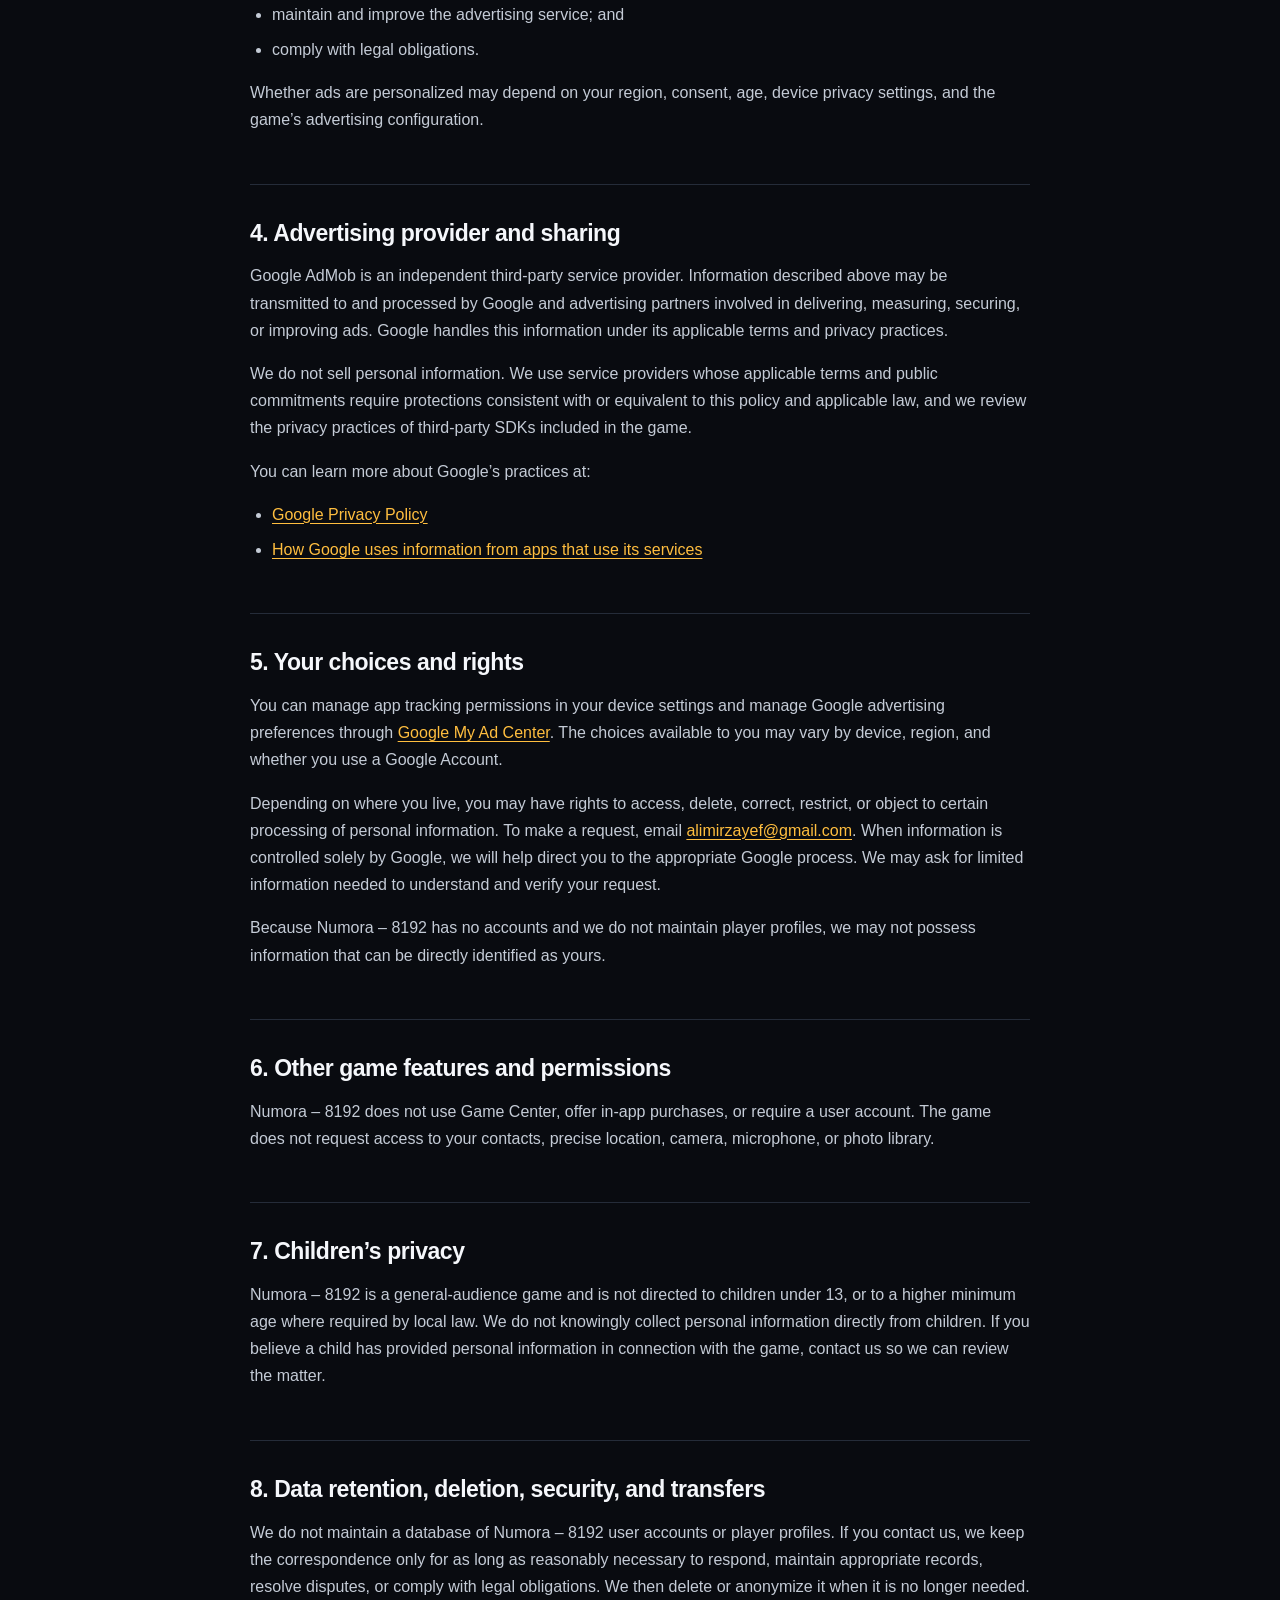
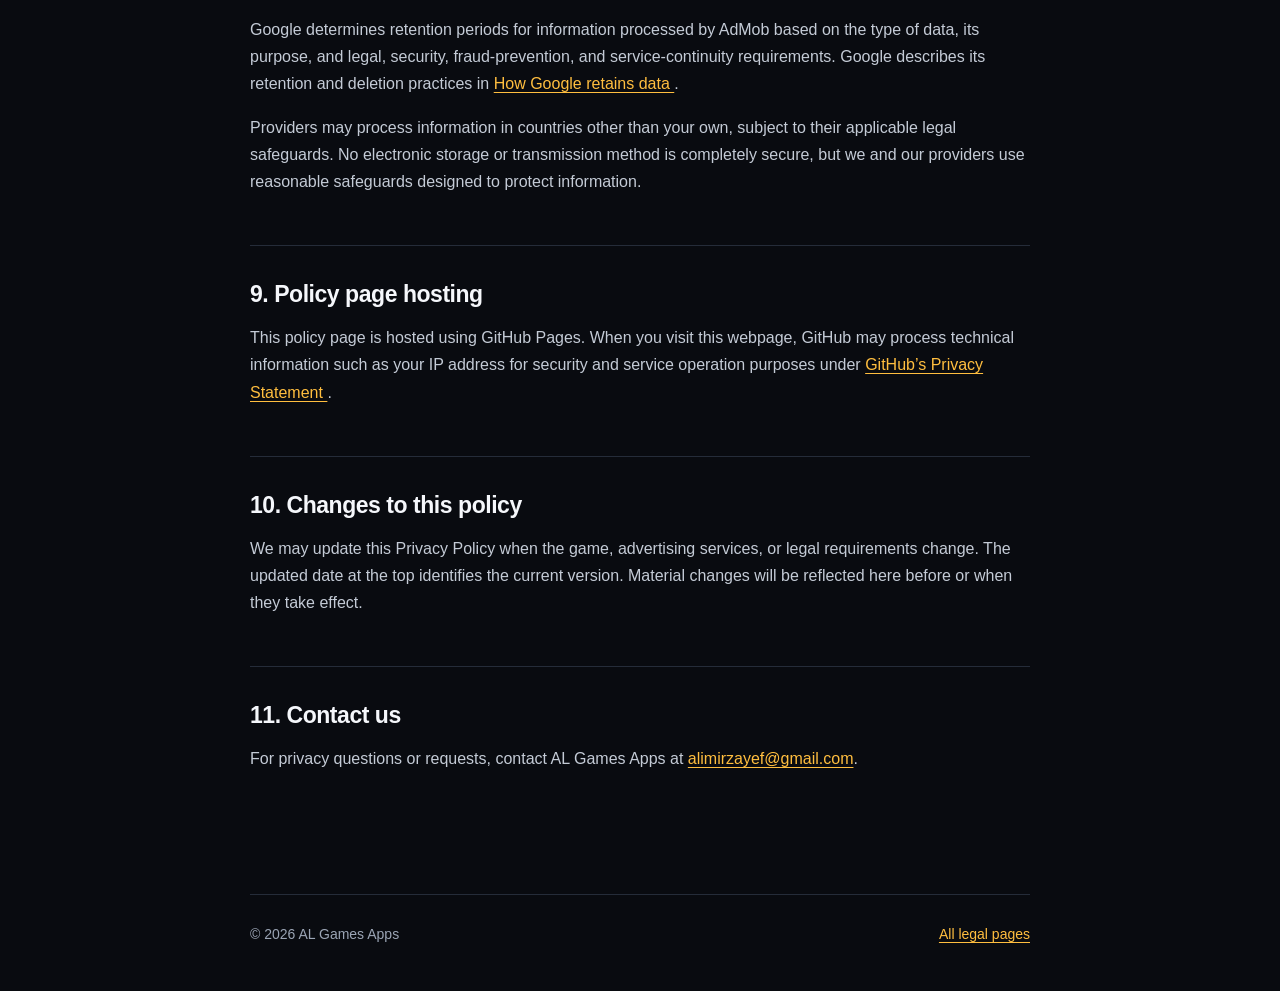
<file: numora-8192/privacy/index.html>
<!doctype html>
<html lang="en">
  <head>
    <meta charset="utf-8">
    <meta name="viewport" content="width=device-width, initial-scale=1">
    <meta name="robots" content="noindex, nofollow">
    <meta
      name="description"
      content="Privacy Policy for Numora – 8192, published by AL Games Apps."
    >
    <title>Numora – 8192 Privacy Policy — AL Games Apps</title>
    <link rel="stylesheet" href="/assets/styles.css">
  </head>
  <body>
    <main class="shell">
      <header class="site-header">
        <a class="brand" href="/" aria-label="AL Games Apps legal home">
          <span class="brand-mark" aria-hidden="true">AL</span>
          <span>AL Games Apps</span>
        </a>
        <span class="header-label">Privacy Policy</span>
      </header>

      <section class="hero compact">
        <p class="eyebrow">Numora – 8192</p>
        <h1>Privacy Policy</h1>
        <p class="hero-copy">
          This policy explains how information is handled when you play
          Numora – 8192.
        </p>
        <time class="updated" datetime="2026-08-02">Last updated: August 2, 2026</time>
      </section>

      <article class="document">
        <div class="notice">
          Numora – 8192 does not require an account and does not ask for your
          name, email address, precise location, photos, camera, or microphone
          access. The game displays advertising through Google AdMob.
        </div>

        <section>
          <h2>1. About this policy</h2>
          <p>
            This Privacy Policy applies to the mobile game Numora – 8192,
            published by AL Games Apps (“we,” “us,” or “our”). By using the
            game, you acknowledge the information practices described below.
          </p>
        </section>

        <section>
          <h2>2. Information we handle</h2>
          <p>
            We do not operate user accounts or directly ask you to provide
            personal information. Numora – 8192 does not use Firebase Analytics
            or Firebase Crashlytics.
          </p>
          <p>
            Numora – 8192 uses the Google Mobile Ads SDK (AdMob) to display
            advertisements. Depending on your device, settings, region, SDK
            version, and the ads served, Google and its advertising partners may
            automatically collect or process:
          </p>
          <ul>
            <li>IP address, which may be used to estimate general location;</li>
            <li>
              device identifiers, including an advertising identifier when
              available and permitted;
            </li>
            <li>advertising data, such as ads viewed or interacted with;</li>
            <li>app interactions, such as app launches, taps, or video views;</li>
            <li>diagnostic, crash, and performance information; and</li>
            <li>device and technical information needed to deliver ads.</li>
          </ul>
          <p>
            The game does not request access to your precise location, camera,
            microphone, or photo library. An approximate location inferred by
            AdMob from an IP address is different from device location access.
          </p>
        </section>

        <section>
          <h2>3. How information is used</h2>
          <p>Information processed through Google AdMob may be used to:</p>
          <ul>
            <li>deliver, personalize, and measure advertisements;</li>
            <li>limit repeated ads and improve advertising performance;</li>
            <li>detect fraud, abuse, and security issues;</li>
            <li>maintain and improve the advertising service; and</li>
            <li>comply with legal obligations.</li>
          </ul>
          <p>
            Whether ads are personalized may depend on your region, consent,
            age, device privacy settings, and the game’s advertising
            configuration.
          </p>
        </section>

        <section>
          <h2>4. Advertising provider and sharing</h2>
          <p>
            Google AdMob is an independent third-party service provider.
            Information described above may be transmitted to and processed by
            Google and advertising partners involved in delivering, measuring,
            securing, or improving ads. Google handles this information under
            its applicable terms and privacy practices.
          </p>
          <p>
            We do not sell personal information. We use service providers whose
            applicable terms and public commitments require protections
            consistent with or equivalent to this policy and applicable law,
            and we review the privacy practices of third-party SDKs included in
            the game.
          </p>
          <p>You can learn more about Google’s practices at:</p>
          <ul>
            <li>
              <a href="https://policies.google.com/privacy">Google Privacy Policy</a>
            </li>
            <li>
              <a href="https://policies.google.com/technologies/partner-sites">
                How Google uses information from apps that use its services
              </a>
            </li>
          </ul>
        </section>

        <section>
          <h2>5. Your choices and rights</h2>
          <p>
            You can manage app tracking permissions in your device settings and
            manage Google advertising preferences through
            <a href="https://myadcenter.google.com/">Google My Ad Center</a>.
            The choices available to you may vary by device, region, and whether
            you use a Google Account.
          </p>
          <p>
            Depending on where you live, you may have rights to access, delete,
            correct, restrict, or object to certain processing of personal
            information. To make a request, email
            <a href="mailto:alimirzayef@gmail.com">alimirzayef@gmail.com</a>.
            When information is controlled solely by Google, we will help direct
            you to the appropriate Google process. We may ask for limited
            information needed to understand and verify your request.
          </p>
          <p>
            Because Numora – 8192 has no accounts and we do not maintain player
            profiles, we may not possess information that can be directly
            identified as yours.
          </p>
        </section>

        <section>
          <h2>6. Other game features and permissions</h2>
          <p>
            Numora – 8192 does not use Game Center, offer in-app purchases, or
            require a user account. The game does not request access to your
            contacts, precise location, camera, microphone, or photo library.
          </p>
        </section>

        <section>
          <h2>7. Children’s privacy</h2>
          <p>
            Numora – 8192 is a general-audience game and is not directed to
            children under 13, or to a higher minimum age where required by
            local law. We do not knowingly collect personal information directly
            from children. If you believe a child has provided personal
            information in connection with the game, contact us so we can review
            the matter.
          </p>
        </section>

        <section>
          <h2>8. Data retention, deletion, security, and transfers</h2>
          <p>
            We do not maintain a database of Numora – 8192 user accounts or
            player profiles. If you contact us, we keep the correspondence only
            for as long as reasonably necessary to respond, maintain appropriate
            records, resolve disputes, or comply with legal obligations. We then
            delete or anonymize it when it is no longer needed.
          </p>
          <p>
            Google determines retention periods for information processed by
            AdMob based on the type of data, its purpose, and legal, security,
            fraud-prevention, and service-continuity requirements. Google
            describes its retention and deletion practices in
            <a href="https://policies.google.com/technologies/retention">
              How Google retains data
            </a>.
          </p>
          <p>
            Providers may process information in countries other than your own,
            subject to their applicable legal safeguards. No electronic storage
            or transmission method is completely secure, but we and our
            providers use reasonable safeguards designed to protect information.
          </p>
        </section>

        <section>
          <h2>9. Policy page hosting</h2>
          <p>
            This policy page is hosted using GitHub Pages. When you visit this
            webpage, GitHub may process technical information such as your IP
            address for security and service operation purposes under
            <a href="https://docs.github.com/en/site-policy/privacy-policies/github-general-privacy-statement">
              GitHub’s Privacy Statement
            </a>.
          </p>
        </section>

        <section>
          <h2>10. Changes to this policy</h2>
          <p>
            We may update this Privacy Policy when the game, advertising
            services, or legal requirements change. The updated date at the top
            identifies the current version. Material changes will be reflected
            here before or when they take effect.
          </p>
        </section>

        <section>
          <h2>11. Contact us</h2>
          <p>
            For privacy questions or requests, contact AL Games Apps at
            <a href="mailto:alimirzayef@gmail.com">alimirzayef@gmail.com</a>.
          </p>
        </section>
      </article>

      <footer>
        <span>© <span id="year">2026</span> AL Games Apps</span>
        <a href="/">All legal pages</a>
      </footer>
    </main>
    <script>
      document.getElementById("year").textContent = new Date().getFullYear();
    </script>
  </body>
</html>
</file>
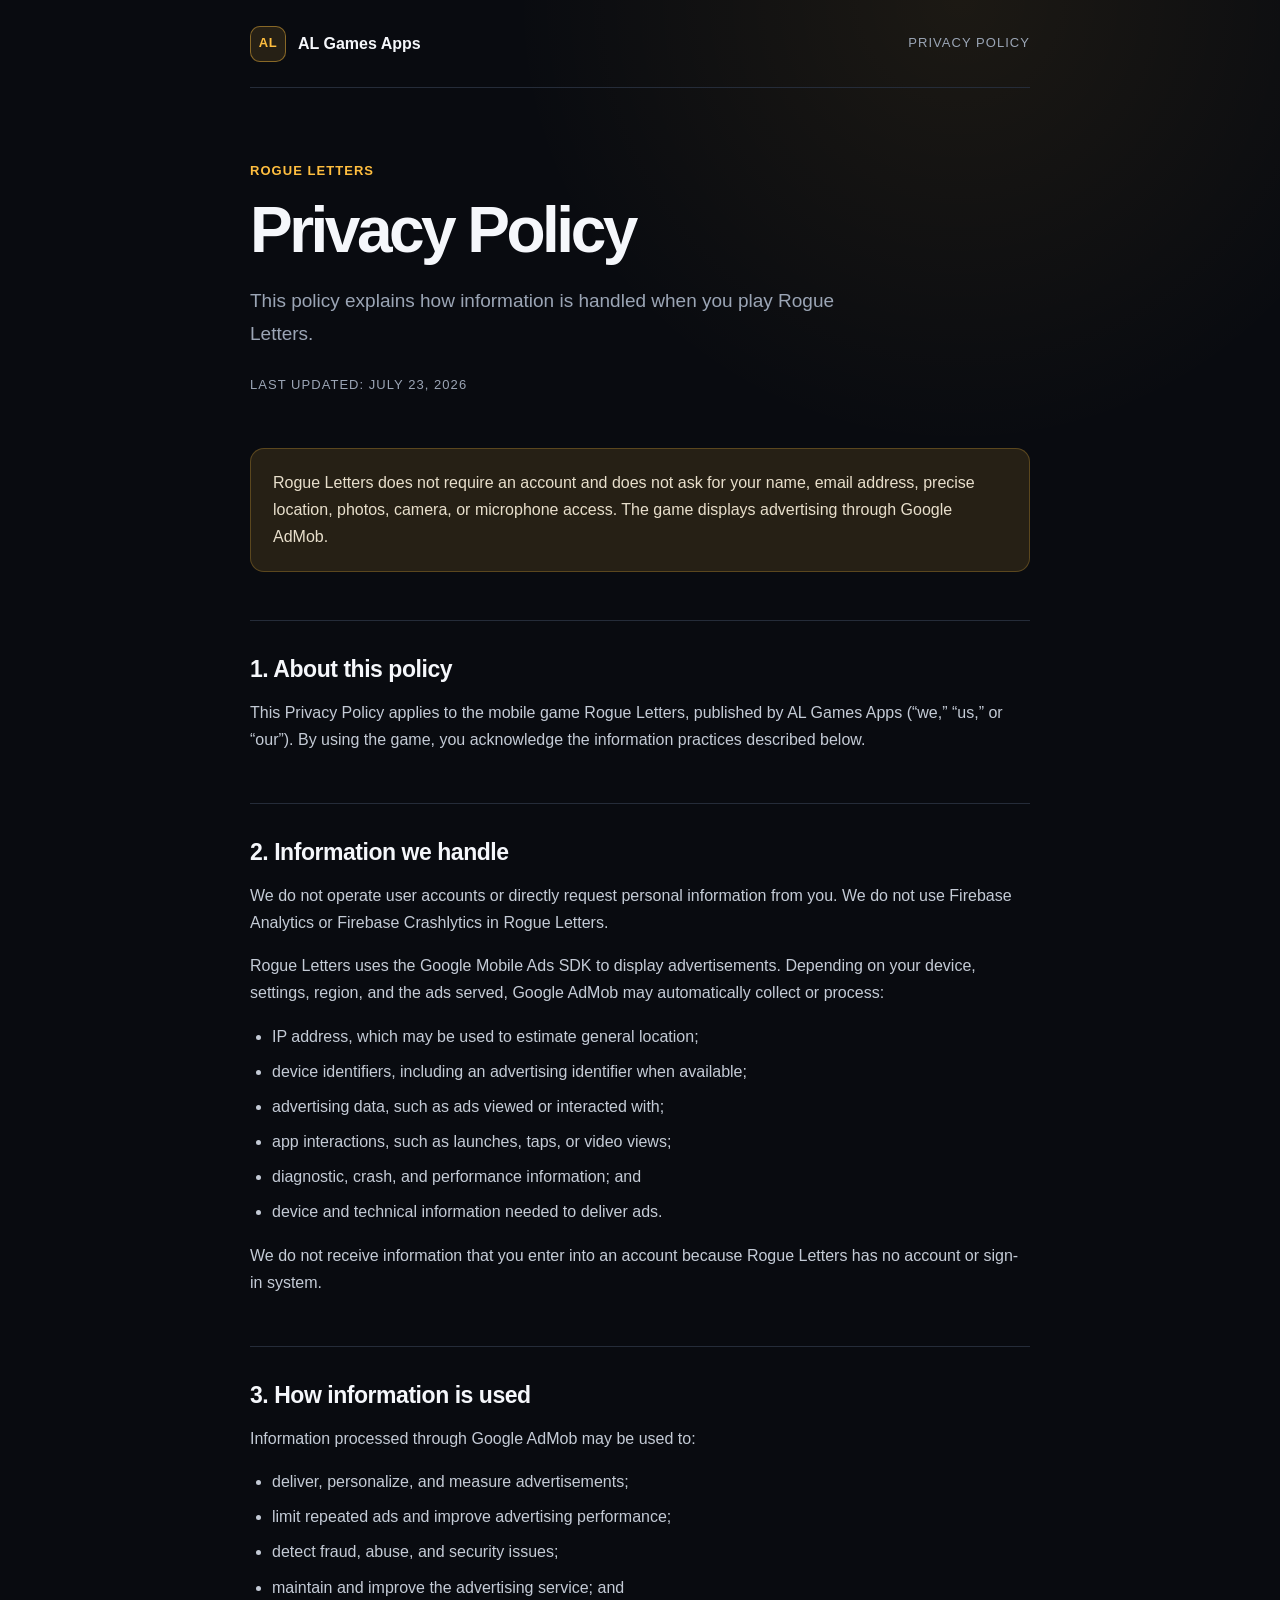
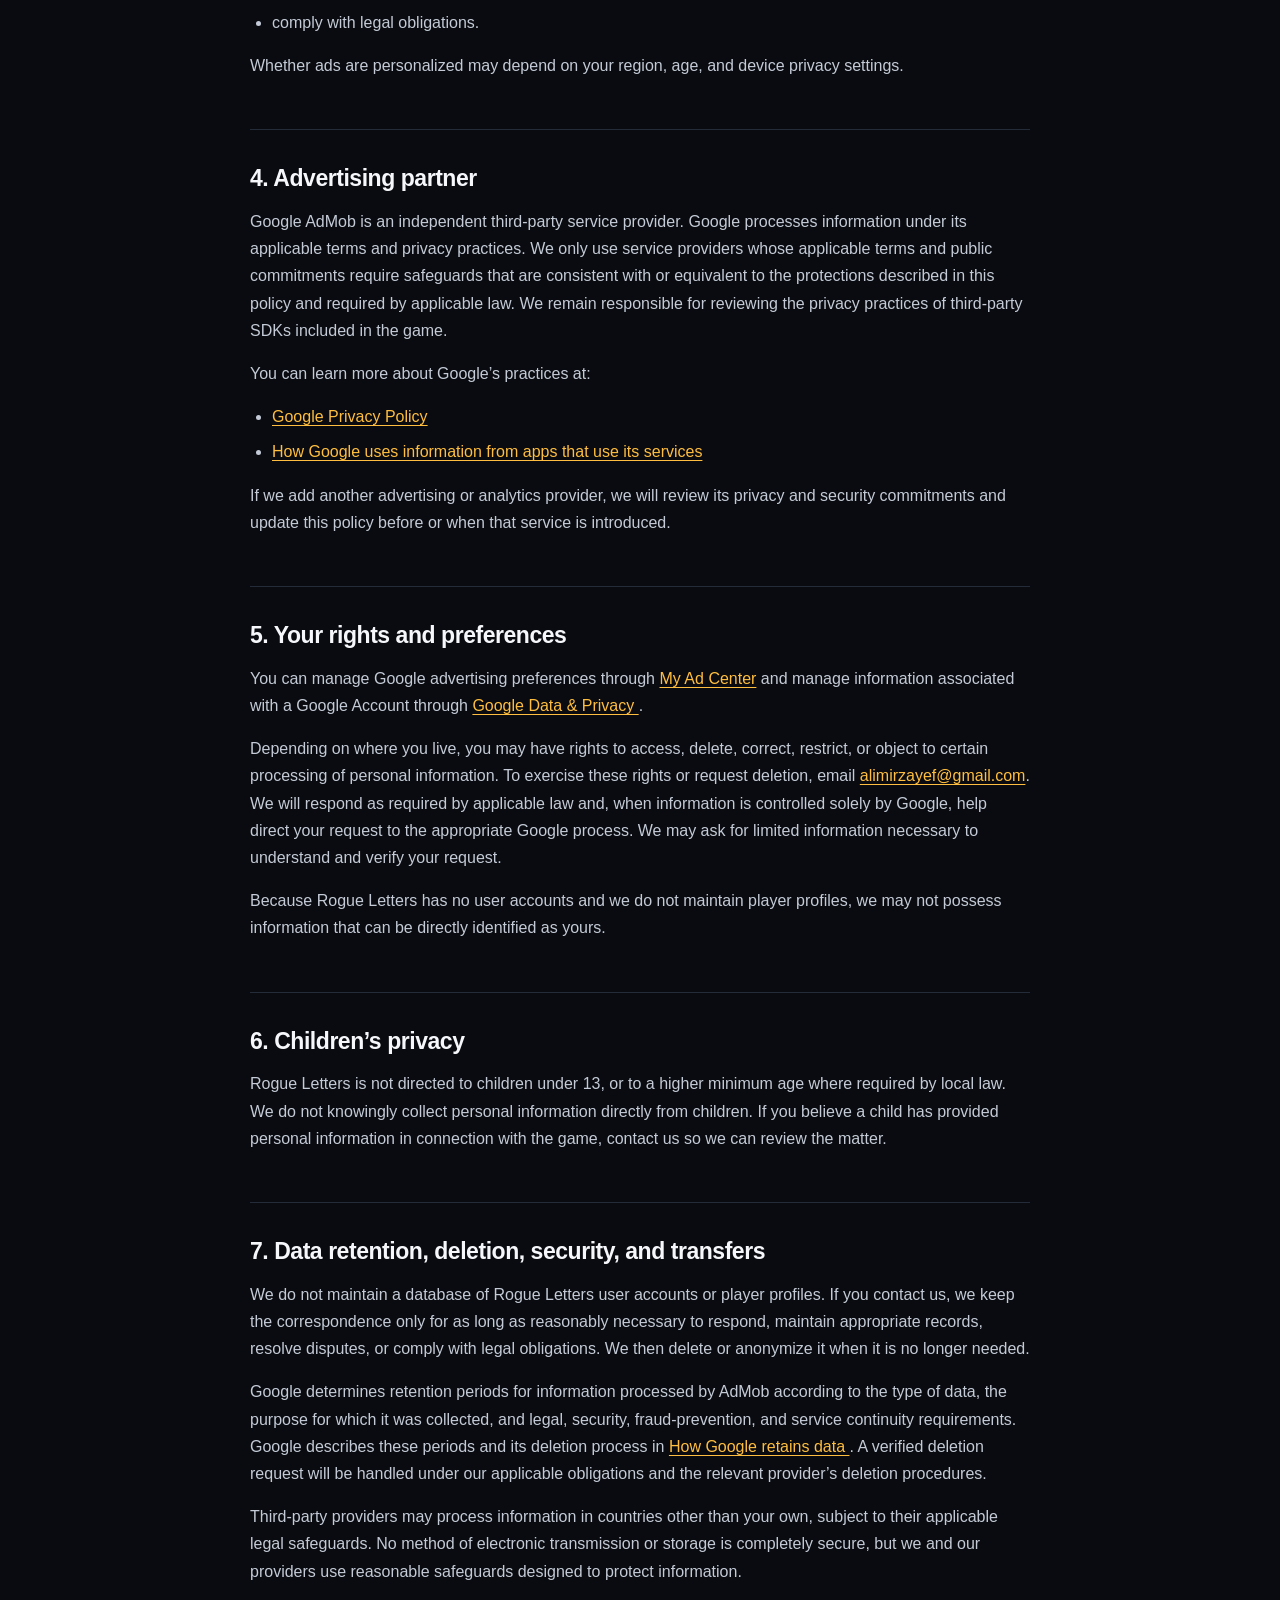
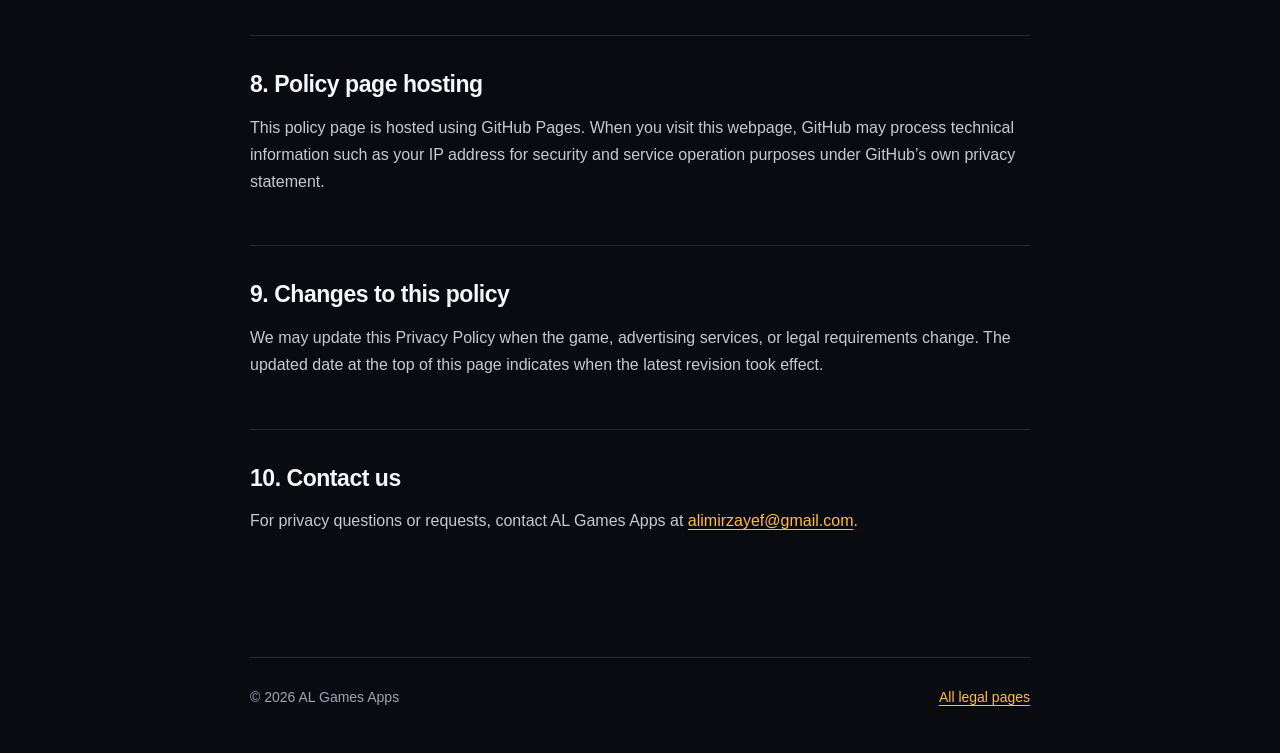
<file: rogueletters/privacy/index.html>
<!doctype html>
<html lang="en">
  <head>
    <meta charset="utf-8">
    <meta name="viewport" content="width=device-width, initial-scale=1">
    <meta name="robots" content="noindex, nofollow">
    <meta
      name="description"
      content="Privacy Policy for Rogue Letters, published by AL Games Apps."
    >
    <title>Rogue Letters Privacy Policy — AL Games Apps</title>
    <link rel="stylesheet" href="/assets/styles.css">
  </head>
  <body>
    <main class="shell">
      <header class="site-header">
        <a class="brand" href="/" aria-label="AL Games Apps legal home">
          <span class="brand-mark" aria-hidden="true">AL</span>
          <span>AL Games Apps</span>
        </a>
        <span class="header-label">Privacy Policy</span>
      </header>

      <section class="hero compact">
        <p class="eyebrow">Rogue Letters</p>
        <h1>Privacy Policy</h1>
        <p class="hero-copy">
          This policy explains how information is handled when you play Rogue Letters.
        </p>
        <time class="updated" datetime="2026-07-23">Last updated: July 23, 2026</time>
      </section>

      <article class="document">
        <div class="notice">
          Rogue Letters does not require an account and does not ask for your name,
          email address, precise location, photos, camera, or microphone access.
          The game displays advertising through Google AdMob.
        </div>

        <section>
          <h2>1. About this policy</h2>
          <p>
            This Privacy Policy applies to the mobile game Rogue Letters, published
            by AL Games Apps (“we,” “us,” or “our”). By using the game, you
            acknowledge the information practices described below.
          </p>
        </section>

        <section>
          <h2>2. Information we handle</h2>
          <p>
            We do not operate user accounts or directly request personal
            information from you. We do not use Firebase Analytics or Firebase
            Crashlytics in Rogue Letters.
          </p>
          <p>
            Rogue Letters uses the Google Mobile Ads SDK to display advertisements.
            Depending on your device, settings, region, and the ads served,
            Google AdMob may automatically collect or process:
          </p>
          <ul>
            <li>IP address, which may be used to estimate general location;</li>
            <li>
              device identifiers, including an advertising identifier when
              available;
            </li>
            <li>advertising data, such as ads viewed or interacted with;</li>
            <li>app interactions, such as launches, taps, or video views;</li>
            <li>diagnostic, crash, and performance information; and</li>
            <li>device and technical information needed to deliver ads.</li>
          </ul>
          <p>
            We do not receive information that you enter into an account because
            Rogue Letters has no account or sign-in system.
          </p>
        </section>

        <section>
          <h2>3. How information is used</h2>
          <p>Information processed through Google AdMob may be used to:</p>
          <ul>
            <li>deliver, personalize, and measure advertisements;</li>
            <li>limit repeated ads and improve advertising performance;</li>
            <li>detect fraud, abuse, and security issues;</li>
            <li>maintain and improve the advertising service; and</li>
            <li>comply with legal obligations.</li>
          </ul>
          <p>
            Whether ads are personalized may depend on your region, age, and
            device privacy settings.
          </p>
        </section>

        <section>
          <h2>4. Advertising partner</h2>
          <p>
            Google AdMob is an independent third-party service provider. Google
            processes information under its applicable terms and privacy
            practices. We only use service providers whose applicable terms and
            public commitments require safeguards that are consistent with or
            equivalent to the protections described in this policy and required
            by applicable law. We remain responsible for reviewing the privacy
            practices of third-party SDKs included in the game.
          </p>
          <p>You can learn more about Google’s practices at:</p>
          <ul>
            <li>
              <a href="https://policies.google.com/privacy">Google Privacy Policy</a>
            </li>
            <li>
              <a href="https://policies.google.com/technologies/partner-sites">
                How Google uses information from apps that use its services
              </a>
            </li>
          </ul>
          <p>
            If we add another advertising or analytics provider, we will review
            its privacy and security commitments and update this policy before
            or when that service is introduced.
          </p>
        </section>

        <section>
          <h2>5. Your rights and preferences</h2>
          <p>
            You can manage Google advertising preferences through
            <a href="https://myadcenter.google.com/">My Ad Center</a> and manage
            information associated with a Google Account through
            <a href="https://myaccount.google.com/data-and-privacy">
              Google Data &amp; Privacy
            </a>.
          </p>
          <p>
            Depending on where you live, you may have rights to access, delete,
            correct, restrict, or object to certain processing of personal
            information. To exercise these rights or request deletion, email
            <a href="mailto:alimirzayef@gmail.com">alimirzayef@gmail.com</a>.
            We will respond as required by applicable law and, when information
            is controlled solely by Google, help direct your request to the
            appropriate Google process. We may ask for limited information
            necessary to understand and verify your request.
          </p>
          <p>
            Because Rogue Letters has no user accounts and we do not maintain
            player profiles, we may not possess information that can be directly
            identified as yours.
          </p>
        </section>

        <section>
          <h2>6. Children’s privacy</h2>
          <p>
            Rogue Letters is not directed to children under 13, or to a higher
            minimum age where required by local law. We do not knowingly collect
            personal information directly from children. If you believe a child
            has provided personal information in connection with the game,
            contact us so we can review the matter.
          </p>
        </section>

        <section>
          <h2>7. Data retention, deletion, security, and transfers</h2>
          <p>
            We do not maintain a database of Rogue Letters user accounts or
            player profiles. If you contact us, we keep the correspondence only
            for as long as reasonably necessary to respond, maintain appropriate
            records, resolve disputes, or comply with legal obligations. We then
            delete or anonymize it when it is no longer needed.
          </p>
          <p>
            Google determines retention periods for information processed by
            AdMob according to the type of data, the purpose for which it was
            collected, and legal, security, fraud-prevention, and service
            continuity requirements. Google describes these periods and its
            deletion process in
            <a href="https://policies.google.com/technologies/retention">
              How Google retains data
            </a>. A verified deletion request will be handled under our
            applicable obligations and the relevant provider’s deletion
            procedures.
          </p>
          <p>
            Third-party providers may process information in countries other
            than your own, subject to their applicable legal safeguards. No
            method of electronic transmission or storage is completely secure,
            but we and our providers use reasonable safeguards designed to
            protect information.
          </p>
        </section>

        <section>
          <h2>8. Policy page hosting</h2>
          <p>
            This policy page is hosted using GitHub Pages. When you visit this
            webpage, GitHub may process technical information such as your IP
            address for security and service operation purposes under GitHub’s
            own privacy statement.
          </p>
        </section>

        <section>
          <h2>9. Changes to this policy</h2>
          <p>
            We may update this Privacy Policy when the game, advertising
            services, or legal requirements change. The updated date at the top
            of this page indicates when the latest revision took effect.
          </p>
        </section>

        <section>
          <h2>10. Contact us</h2>
          <p>
            For privacy questions or requests, contact AL Games Apps at
            <a href="mailto:alimirzayef@gmail.com">alimirzayef@gmail.com</a>.
          </p>
        </section>
      </article>

      <footer>
        <span>© <span id="year">2026</span> AL Games Apps</span>
        <a href="/">All legal pages</a>
      </footer>
    </main>
    <script>
      document.getElementById("year").textContent = new Date().getFullYear();
    </script>
  </body>
</html>
</file>
<file: assets/styles.css>
:root {
  color-scheme: dark;
  --background: #090b10;
  --surface: #11151d;
  --surface-hover: #171c27;
  --text: #f5f7fb;
  --muted: #9ba5b5;
  --line: #252c39;
  --accent: #ffbe3f;
  --accent-soft: rgba(255, 190, 63, 0.12);
  --max-width: 780px;
}

* {
  box-sizing: border-box;
}

html {
  scroll-behavior: smooth;
}

body {
  min-height: 100vh;
  margin: 0;
  background:
    radial-gradient(circle at 75% 0%, rgba(255, 190, 63, 0.08), transparent 28rem),
    var(--background);
  color: var(--text);
  font-family:
    Inter, ui-sans-serif, -apple-system, BlinkMacSystemFont, "Segoe UI",
    sans-serif;
  font-size: 16px;
  line-height: 1.7;
  -webkit-font-smoothing: antialiased;
}

a {
  color: inherit;
}

.shell {
  width: min(calc(100% - 40px), var(--max-width));
  margin: 0 auto;
}

.site-header {
  display: flex;
  align-items: center;
  justify-content: space-between;
  min-height: 88px;
  border-bottom: 1px solid var(--line);
}

.brand {
  display: inline-flex;
  gap: 12px;
  align-items: center;
  color: var(--text);
  font-weight: 700;
  text-decoration: none;
}

.brand-mark {
  display: grid;
  width: 36px;
  height: 36px;
  place-items: center;
  border: 1px solid rgba(255, 190, 63, 0.45);
  border-radius: 10px;
  background: var(--accent-soft);
  color: var(--accent);
  font-size: 13px;
  letter-spacing: 0.04em;
}

.header-label,
.eyebrow,
.updated {
  color: var(--muted);
  font-size: 13px;
  letter-spacing: 0.08em;
  text-transform: uppercase;
}

.hero {
  padding: 96px 0 72px;
}

.hero.compact {
  padding: 72px 0 52px;
}

.eyebrow {
  margin: 0 0 16px;
  color: var(--accent);
  font-weight: 700;
}

h1,
h2,
h3,
p {
  margin-top: 0;
}

h1 {
  max-width: 680px;
  margin-bottom: 22px;
  font-size: clamp(2.6rem, 8vw, 4.75rem);
  line-height: 1.02;
  letter-spacing: -0.055em;
}

.compact h1 {
  font-size: clamp(2.45rem, 7vw, 4rem);
}

.hero-copy {
  max-width: 600px;
  margin-bottom: 0;
  color: var(--muted);
  font-size: 19px;
}

.updated {
  display: block;
  margin-top: 24px;
}

.policy-list {
  padding-bottom: 96px;
}

.policy-list h2 {
  margin-bottom: 18px;
  font-size: 14px;
  letter-spacing: 0.08em;
  text-transform: uppercase;
}

.policy-card {
  display: flex;
  align-items: center;
  justify-content: space-between;
  padding: 24px;
  border: 1px solid var(--line);
  border-radius: 16px;
  background: var(--surface);
  text-decoration: none;
  transition:
    transform 160ms ease,
    border-color 160ms ease,
    background 160ms ease;
}

.policy-card:hover,
.policy-card:focus-visible {
  border-color: rgba(255, 190, 63, 0.48);
  background: var(--surface-hover);
  transform: translateY(-2px);
}

.policy-card + .policy-card {
  margin-top: 12px;
}

.policy-card strong,
.policy-card small {
  display: block;
}

.policy-card strong {
  font-size: 18px;
}

.policy-card small {
  margin-top: 2px;
  color: var(--muted);
}

.arrow {
  color: var(--accent);
  font-size: 24px;
}

.document {
  padding-bottom: 72px;
}

.notice {
  margin-bottom: 48px;
  padding: 20px 22px;
  border: 1px solid rgba(255, 190, 63, 0.24);
  border-radius: 14px;
  background: var(--accent-soft);
  color: #e8dfcc;
}

.document section {
  padding: 34px 0;
  border-top: 1px solid var(--line);
}

.document h2 {
  margin-bottom: 14px;
  font-size: 23px;
  line-height: 1.3;
  letter-spacing: -0.02em;
}

.document h3 {
  margin: 24px 0 8px;
  font-size: 17px;
}

.document p,
.document li {
  color: #c4cbd6;
}

.document ul {
  padding-left: 22px;
}

.document li + li {
  margin-top: 8px;
}

.document a,
footer a {
  color: var(--accent);
  text-underline-offset: 3px;
}

footer {
  display: flex;
  justify-content: space-between;
  padding: 28px 0 44px;
  border-top: 1px solid var(--line);
  color: var(--muted);
  font-size: 14px;
}

@media (max-width: 560px) {
  .shell {
    width: min(calc(100% - 28px), var(--max-width));
  }

  .site-header {
    min-height: 74px;
  }

  .hero {
    padding: 64px 0 52px;
  }

  .hero.compact {
    padding: 52px 0 40px;
  }

  .policy-list {
    padding-bottom: 64px;
  }

  .document section {
    padding: 28px 0;
  }
}
</file>
